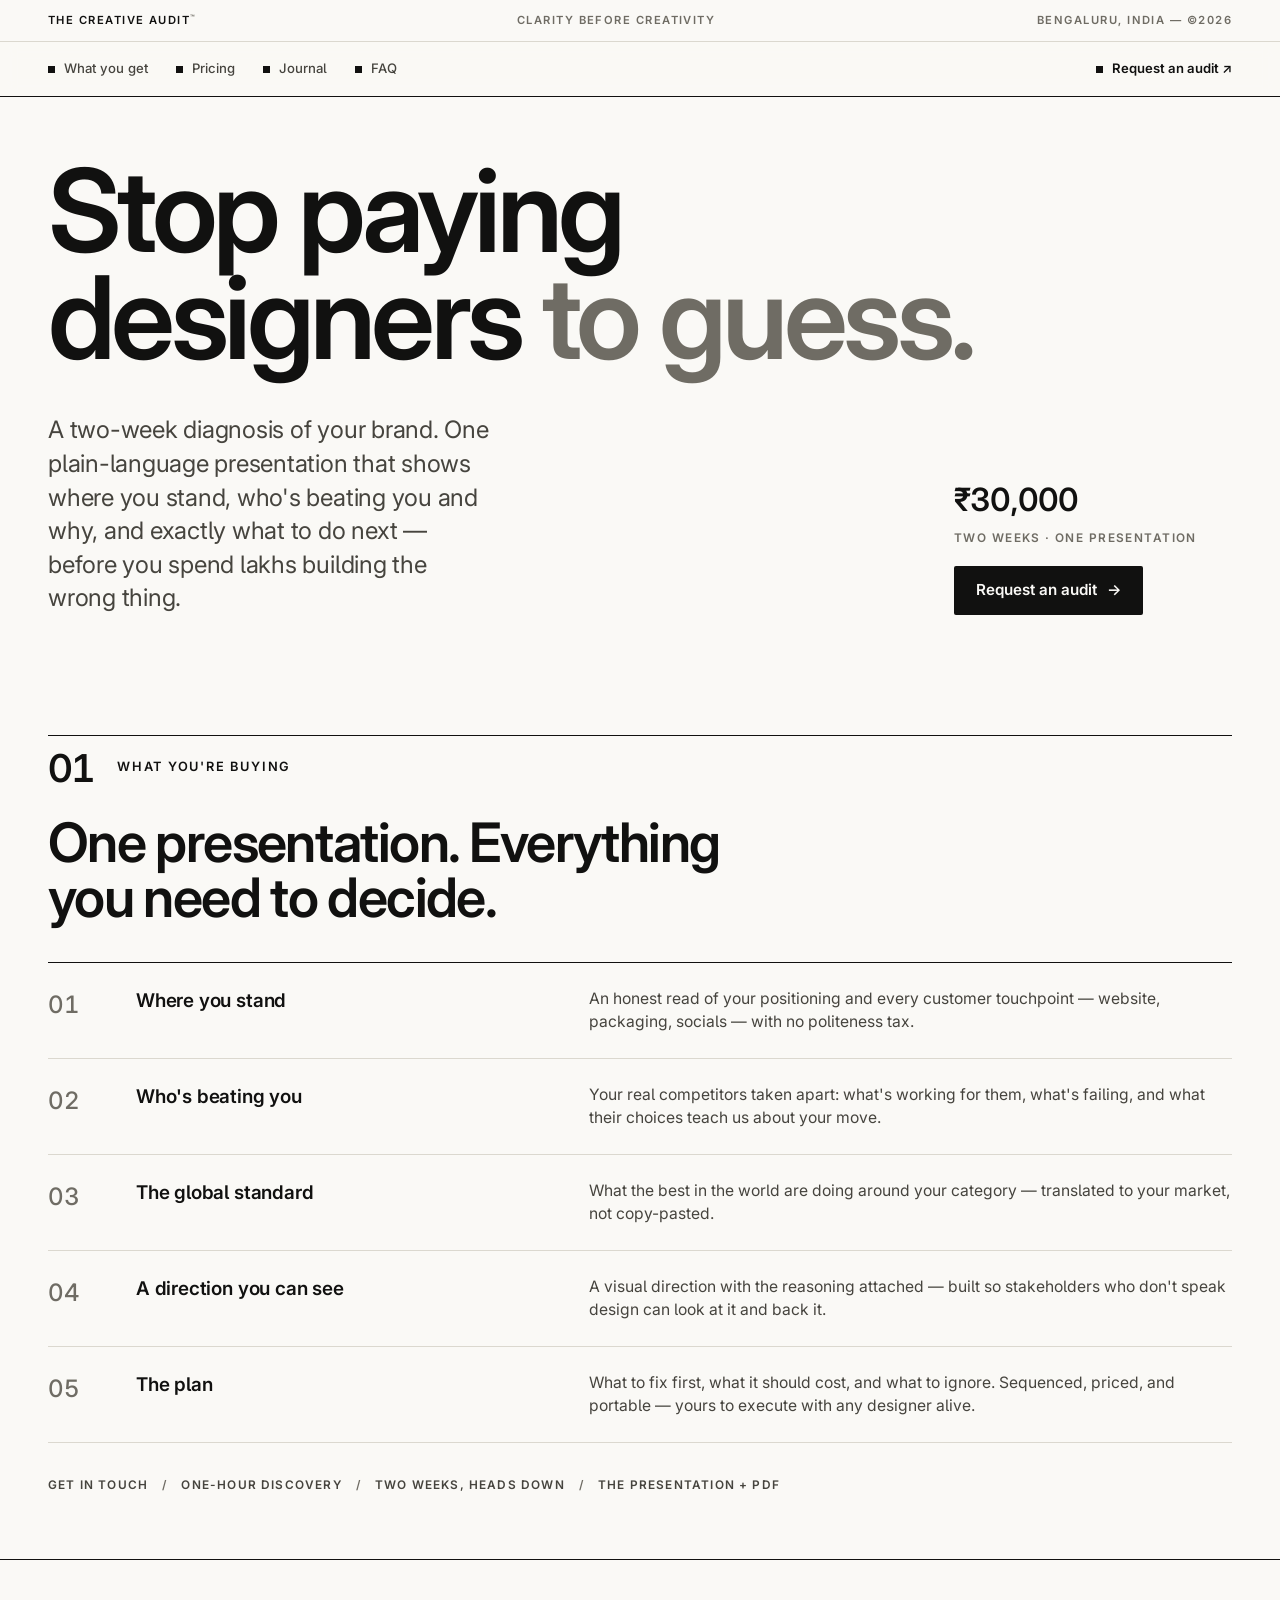
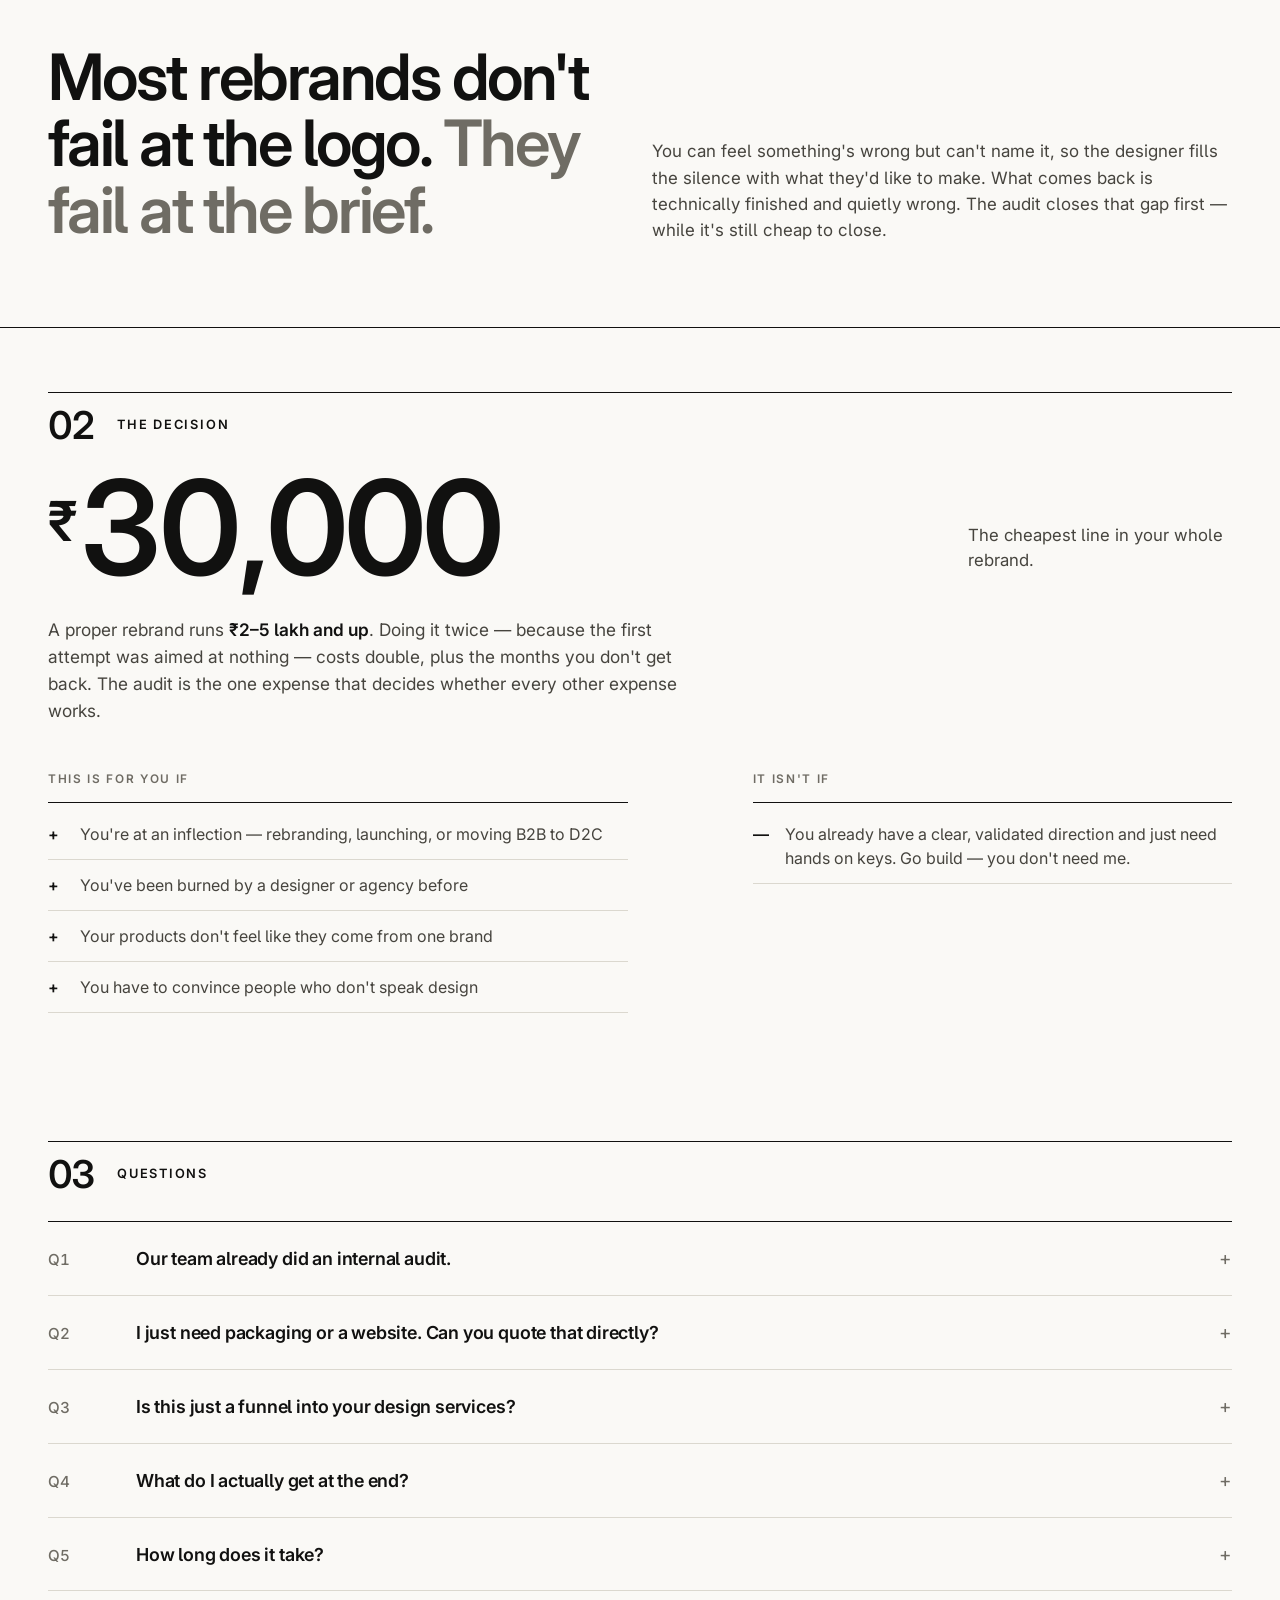
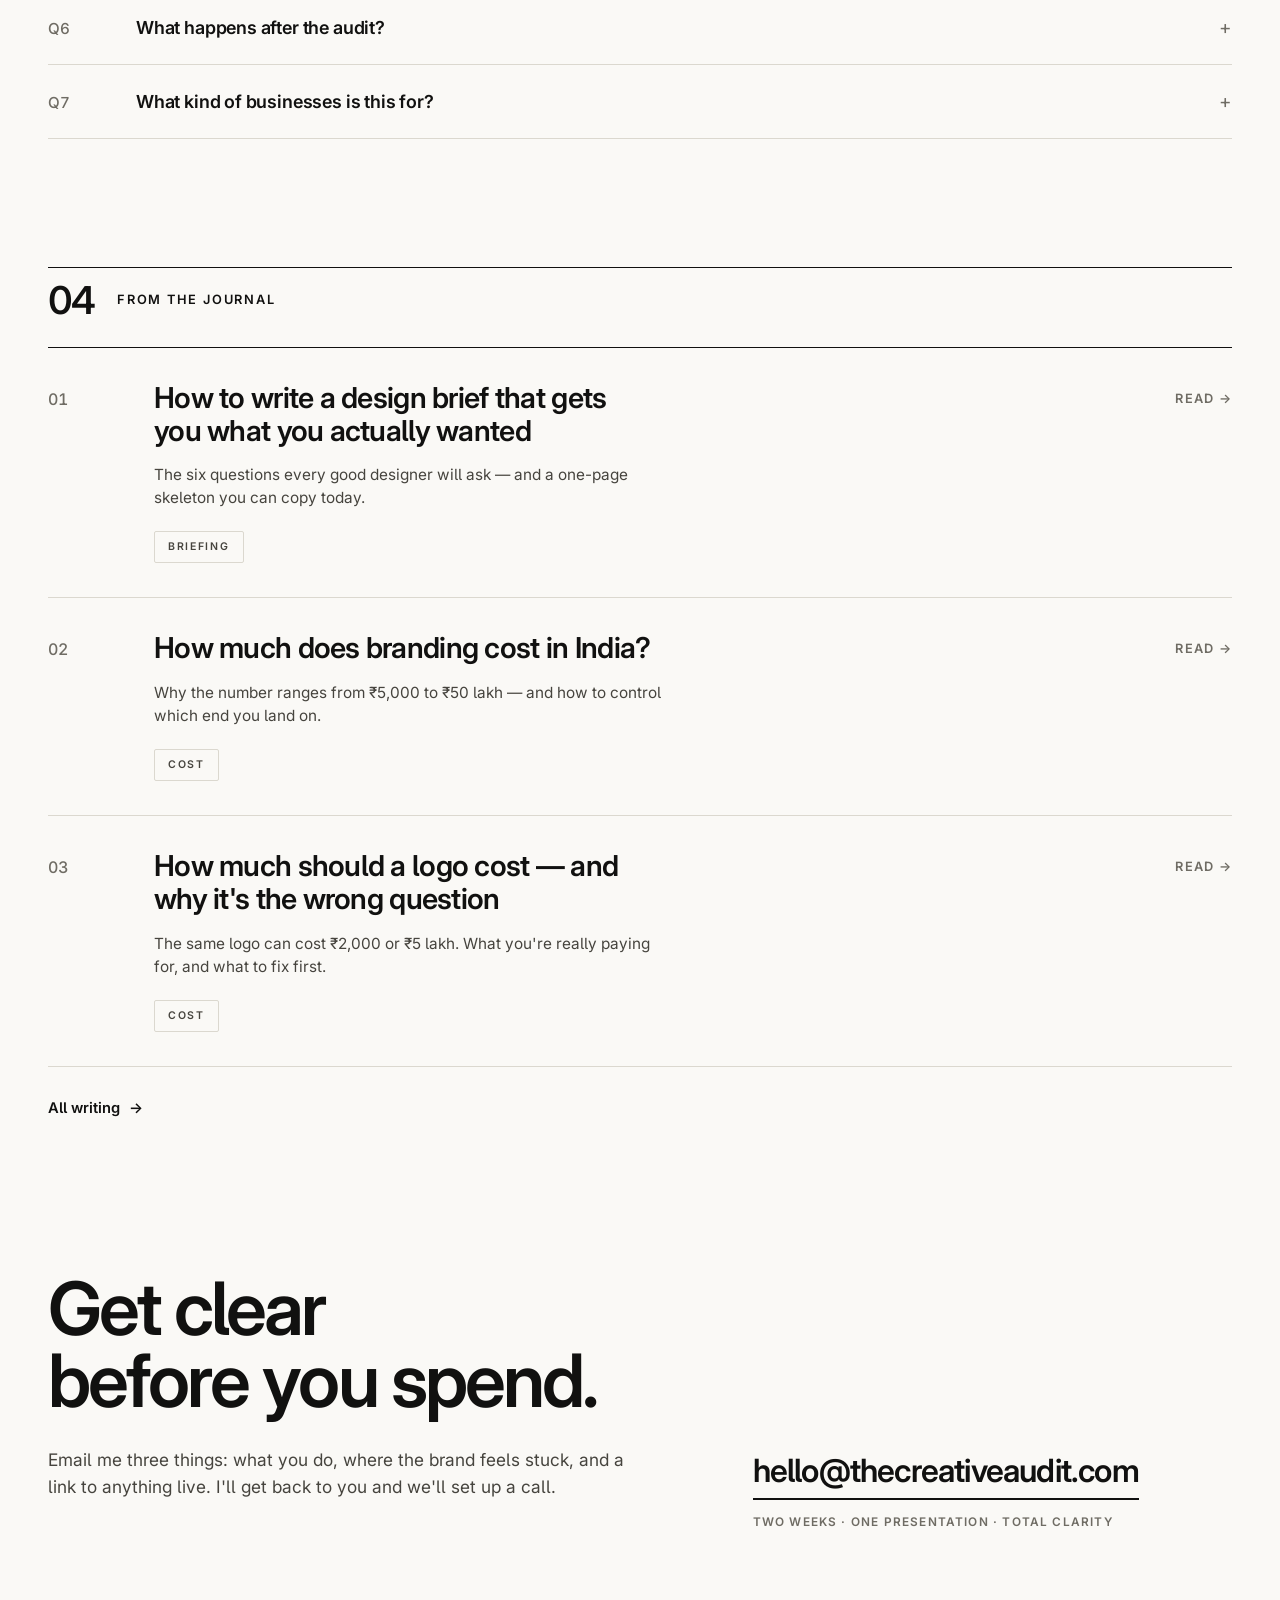
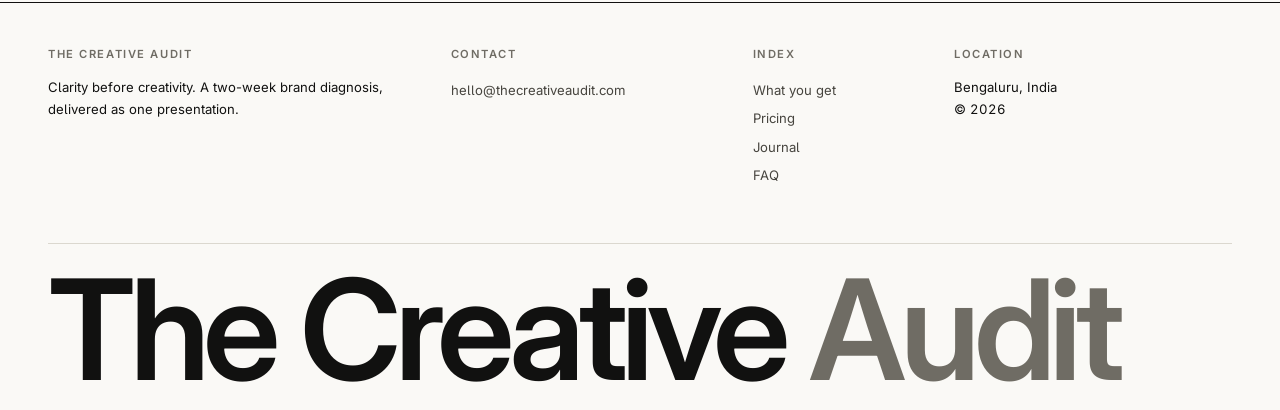
<file: index.html>
<!doctype html>
<html lang="en">
<head>
<meta charset="utf-8">
<meta name="viewport" content="width=device-width, initial-scale=1">
<link rel="icon" href="favicon.svg">
<title>The Creative Audit — Clarity before creativity</title>
<meta name="description" content="A two-week diagnosis of your brand: positioning, competition, and a plan you can take to any designer. One presentation. ₹30,000.">
<link rel="canonical" href="https://thecreativeaudit.com/">
<meta name="theme-color" content="#FAF9F6">
<meta property="og:type" content="website">
<meta property="og:site_name" content="The Creative Audit">
<meta property="og:title" content="The Creative Audit — Clarity before creativity">
<meta property="og:description" content="A two-week diagnosis of your brand: positioning, competition, and a plan you can take to any designer. One presentation. ₹30,000.">
<meta property="og:url" content="https://thecreativeaudit.com/">
<meta name="twitter:card" content="summary">
<script>document.documentElement.classList.add('js')</script>
<link rel="preconnect" href="https://fonts.googleapis.com">
<link rel="preconnect" href="https://fonts.gstatic.com" crossorigin>
<link href="https://fonts.googleapis.com/css2?family=Inter:wght@400;500;600;700&display=swap" rel="stylesheet">
<link rel="stylesheet" href="styles.css">
</head>
<body>

<div class="wrap">
  <div class="estrip">
    <div class="c"><span><a href="index.html">The Creative Audit</a><sup>™</sup></span></div>
    <div class="c mid"><span>Clarity before creativity</span></div>
    <div class="c end"><span class="num">Bengaluru, India — ©2026</span></div>
  </div>
</div>
<header class="nav">
  <div class="wrap">
    <nav class="navb">
      <a class="x" href="index.html#what">What you get</a>
      <a class="x" href="index.html#decision">Pricing</a>
      <a class="x" href="journal.html">Journal</a>
      <a class="x" href="index.html#faq">FAQ</a>
      <a class="req" href="index.html#apply">Request an audit ↗</a>
    </nav>
  </div>
</header>

<main id="view-landing">

  <section class="hero">
    <div class="wrap">
      <h1 class="rv d1">Stop paying<br>designers <span class="g">to guess.</span></h1>
      <div class="grid hero-meta">
        <p class="hero-lead rv d2">A two-week diagnosis of your brand. One plain-language presentation that shows where you stand, who's beating you and why, and exactly what to do next — before you spend lakhs building the wrong thing.</p>
        <div class="hero-side rv d3">
          <div class="price num">&#8377;30,000<small>Two weeks · One presentation</small></div>
          <a class="cta box" href="#apply">Request an audit <span class="ar">&rarr;</span></a>
        </div>
      </div>
    </div>
  </section>

  <section id="what">
    <div class="wrap">
      <div class="ehead rv"><span class="bignum num">01</span><span class="lab">What you're buying</span></div>
      <h2 class="big rv">One presentation. Everything you need to decide.</h2>
      <div class="idx">
        <div class="item rv"><span class="in num">01</span><h3>Where you stand</h3><p>An honest read of your positioning and every customer touchpoint — website, packaging, socials — with no politeness tax.</p></div>
        <div class="item rv d1"><span class="in num">02</span><h3>Who's beating you</h3><p>Your real competitors taken apart: what's working for them, what's failing, and what their choices teach us about your move.</p></div>
        <div class="item rv d2"><span class="in num">03</span><h3>The global standard</h3><p>What the best in the world are doing around your category — translated to your market, not copy-pasted.</p></div>
        <div class="item rv d3"><span class="in num">04</span><h3>A direction you can see</h3><p>A visual direction with the reasoning attached — built so stakeholders who don't speak design can look at it and back it.</p></div>
        <div class="item rv d4"><span class="in num">05</span><h3>The plan</h3><p>What to fix first, what it should cost, and what to ignore. Sequenced, priced, and portable — yours to execute with any designer alive.</p></div>
      </div>
      <div class="flow rv"><span>Get in touch</span><span class="sep">/</span><span>One-hour discovery</span><span class="sep">/</span><span>Two weeks, heads down</span><span class="sep">/</span><span>The presentation + PDF</span></div>
    </div>
  </section>

  <section class="statement">
    <div class="wrap grid">
      <div class="ql rv"><p class="q">Most rebrands don't fail at the logo. <span class="g">They fail at the brief.</span></p></div>
      <p class="sup rv d1">You can feel something's wrong but can't name it, so the designer fills the silence with what they'd like to make. What comes back is technically finished and quietly wrong. The audit closes that gap first — while it's still cheap to close.</p>
    </div>
  </section>

  <section id="decision">
    <div class="wrap">
      <div class="ehead rv"><span class="bignum num">02</span><span class="lab">The decision</span></div>
      <div class="priceblock rv"><div class="bigprice num"><span class="cur">&#8377;</span>30,000</div><p class="cap">The cheapest line in your whole rebrand.</p></div>
      <p class="anchor rv d1">A proper rebrand runs <b>&#8377;2&ndash;5 lakh and up</b>. Doing it twice — because the first attempt was aimed at nothing — costs double, plus the months you don't get back. The audit is the one expense that decides whether every other expense works.</p>
      <div class="grid fit">
        <div class="col-y rv"><h4>This is for you if</h4><ul>
          <li><span class="mk">+</span><span>You're at an inflection — rebranding, launching, or moving B2B to D2C</span></li>
          <li><span class="mk">+</span><span>You've been burned by a designer or agency before</span></li>
          <li><span class="mk">+</span><span>Your products don't feel like they come from one brand</span></li>
          <li><span class="mk">+</span><span>You have to convince people who don't speak design</span></li>
        </ul></div>
        <div class="col-n rv d1"><h4>It isn't if</h4><ul>
          <li><span class="mk">—</span><span>You already have a clear, validated direction and just need hands on keys. Go build — you don't need me.</span></li>
        </ul></div>
      </div>
    </div>
  </section>

  <section id="faq">
    <div class="wrap">
      <div class="ehead rv"><span class="bignum num">03</span><span class="lab">Questions</span></div>
      <div class="rv">
        <details><summary><span class="qn num">Q1</span><span class="qt">Our team already did an internal audit.</span><span class="pm">+</span></summary><div class="ans">Good — that's the inside-out view: what you have, honestly catalogued. The Creative Audit is the outside-in view: your market, your competitors, the global standard, and a visual direction non-designers can see and approve. One tells you what exists. The other tells you what to do. You need both; you've only done one.</div></details>
        <details><summary><span class="qn num">Q2</span><span class="qt">I just need packaging or a website. Can you quote that directly?</span><span class="pm">+</span></summary><div class="ans">I can — but one redesigned box without a strategy underneath is an orphan. It won't match the rest of your shelf, your team will ask what system it follows, and you'll pay to redo it. If you'd like to pay for the same packaging twice, I'm happy to oblige. The audit exists so you don't have to.</div></details>
        <details><summary><span class="qn num">Q3</span><span class="qt">Is this just a funnel into your design services?</span><span class="pm">+</span></summary><div class="ans">The plan you walk away with is portable by design — it works with any designer, anywhere, and it says so on every page. If you want me to build it, or to place you with a studio I trust, that door is open. But the audit's value stands on its own. That independence is why you can trust the advice.</div></details>
        <details><summary><span class="qn num">Q4</span><span class="qt">What do I actually get at the end?</span><span class="pm">+</span></summary><div class="ans">One plain-language presentation, plus a PDF you can keep and circulate: your positioning, a competitive read, the global standard for your category, a visual direction with the reasoning attached, and a sequenced, priced plan you can hand to any designer.</div></details>
        <details><summary><span class="qn num">Q5</span><span class="qt">How long does it take?</span><span class="pm">+</span></summary><div class="ans">Two weeks from the discovery call to the presentation. Faster if you genuinely need it — but two weeks is enough to do it properly, and not so long that it stalls your momentum.</div></details>
        <details><summary><span class="qn num">Q6</span><span class="qt">What happens after the audit?</span><span class="pm">+</span></summary><div class="ans">You'll have a clear recommendation for next steps — what to fix first, in what order, at what cost. Acting on it with me is optional; the plan is yours to take anywhere. Most people come back because they'd rather build with the person who already understands the brief.</div></details>
        <details><summary><span class="qn num">Q7</span><span class="qt">What kind of businesses is this for?</span><span class="pm">+</span></summary><div class="ans">Founder-led brands at an inflection — product, manufacturing, D2C, services. If you make something and your brand no longer fits where the business is going, it fits. If you only need a quick logo and have no appetite for strategy, it doesn't.</div></details>
      </div>
    </div>
  </section>

  <section id="reading">
    <div class="wrap">
      <div class="ehead rv"><span class="bignum num">04</span><span class="lab">From the journal</span></div>
      <div class="rv">
        <a class="jrow" href="journal/how-to-write-a-design-brief.html"><span class="jn num">01</span><span><span class="jt">How to write a design brief that gets you what you actually wanted</span><span class="jd">The six questions every good designer will ask — and a one-page skeleton you can copy today.</span><span class="jc">Briefing</span></span><span class="go">Read &rarr;</span></a>
        <a class="jrow" href="journal/how-much-does-branding-cost-india.html"><span class="jn num">02</span><span><span class="jt">How much does branding cost in India?</span><span class="jd">Why the number ranges from ₹5,000 to ₹50 lakh — and how to control which end you land on.</span><span class="jc">Cost</span></span><span class="go">Read &rarr;</span></a>
        <a class="jrow" href="journal/how-much-should-a-logo-cost.html"><span class="jn num">03</span><span><span class="jt">How much should a logo cost — and why it's the wrong question</span><span class="jd">The same logo can cost ₹2,000 or ₹5 lakh. What you're really paying for, and what to fix first.</span><span class="jc">Cost</span></span><span class="go">Read &rarr;</span></a>
      </div>
      <a class="allwriting" href="journal.html">All writing <span class="ar">&rarr;</span></a>
    </div>
  </section>

  <section class="endcta" id="apply">
    <div class="wrap">
      <h2 class="rv">Get clear<br>before you spend.</h2>
      <div class="grid">
        <p class="sub rv d1">Email me three things: what you do, where the brand feels stuck, and a link to anything live. I'll get back to you and we'll set up a call.</p>
        <div class="act rv d2"><a class="email" href="mailto:hello@thecreativeaudit.com?subject=Creative%20Audit%20request">hello@thecreativeaudit.com</a><span class="fine">Two weeks · One presentation · Total clarity</span></div>
      </div>
    </div>
  </section>
</main>

<footer>
  <div class="wrap">
    <div class="fcols">
      <div class="fcol fc1"><p class="fh">The Creative Audit</p>Clarity before creativity. A two-week brand diagnosis, delivered as one presentation.</div>
      <div class="fcol fc2"><p class="fh">Contact</p><a href="mailto:hello@thecreativeaudit.com">hello@thecreativeaudit.com</a></div>
      <div class="fcol fc3"><p class="fh">Index</p><a href="index.html#what">What you get</a><br><a href="index.html#decision">Pricing</a><br><a href="journal.html">Journal</a><br><a href="index.html#faq">FAQ</a></div>
      <div class="fcol fc4"><p class="fh">Location</p>Bengaluru, India<br><span class="num">© 2026</span></div>
    </div>
    <div class="wordmark tight">The Creative&nbsp;<span class="om">Audit</span></div>
  </div>
</footer>

<script>
(function(){
  var els = document.querySelectorAll('.rv');
  function showAll(){ for (var i=0;i<els.length;i++){ els[i].classList.add('in'); } }
  if (!('IntersectionObserver' in window)) { showAll(); return; }
  try {
    var io = new IntersectionObserver(function(entries){
      entries.forEach(function(e){
        if (e.isIntersecting) { e.target.classList.add('in'); io.unobserve(e.target); }
      });
    }, { threshold: 0.12, rootMargin: '0px 0px -4% 0px' });
    els.forEach(function(el){ io.observe(el); });
  } catch (err) { showAll(); }
})();
</script>
</body>
</html>
</file>
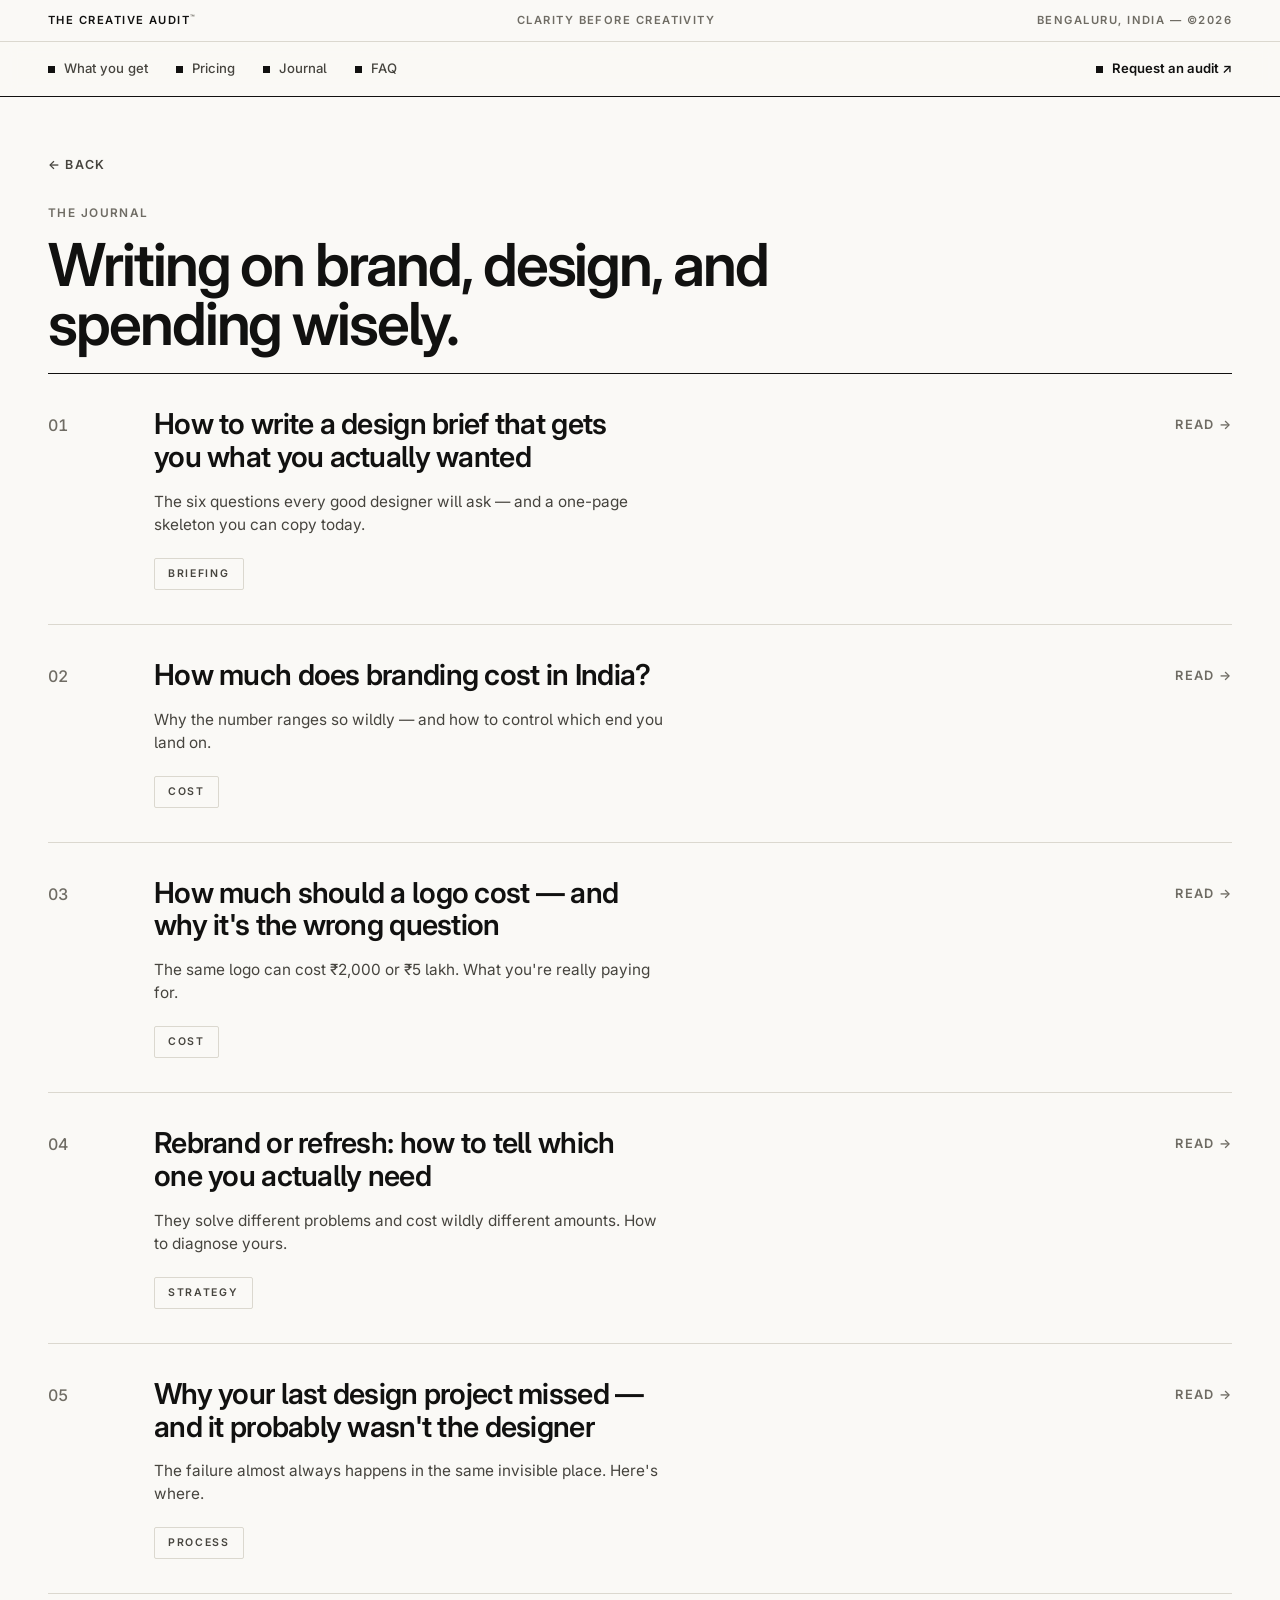
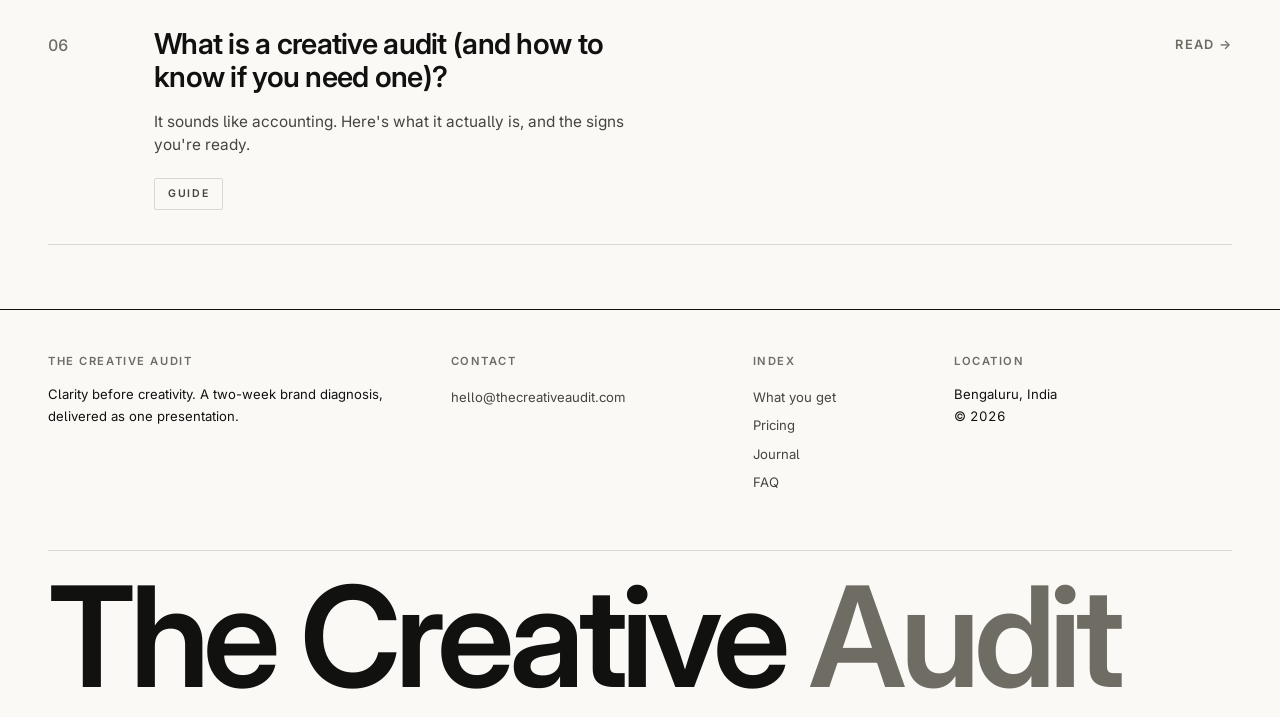
<file: journal.html>
<!doctype html>
<html lang="en">
<head>
<meta charset="utf-8">
<meta name="viewport" content="width=device-width, initial-scale=1">
<link rel="icon" href="favicon.svg">
<title>The Journal — Writing on brand, design & spending wisely | The Creative Audit</title>
<meta name="description" content="Essays on brand strategy, design briefs, and what branding actually costs in India — practical reading from The Creative Audit.">
<link rel="canonical" href="https://thecreativeaudit.com/journal.html">
<meta name="theme-color" content="#FAF9F6">
<meta property="og:type" content="website">
<meta property="og:site_name" content="The Creative Audit">
<meta property="og:title" content="The Journal — The Creative Audit">
<meta property="og:description" content="Essays on brand strategy, design briefs, and what branding actually costs in India — practical reading from The Creative Audit.">
<meta property="og:url" content="https://thecreativeaudit.com/journal.html">
<meta name="twitter:card" content="summary">
<script>document.documentElement.classList.add('js')</script>
<link rel="preconnect" href="https://fonts.googleapis.com">
<link rel="preconnect" href="https://fonts.gstatic.com" crossorigin>
<link href="https://fonts.googleapis.com/css2?family=Inter:wght@400;500;600;700&display=swap" rel="stylesheet">
<link rel="stylesheet" href="styles.css">
</head>
<body>

<div class="wrap">
  <div class="estrip">
    <div class="c"><span><a href="index.html">The Creative Audit</a><sup>™</sup></span></div>
    <div class="c mid"><span>Clarity before creativity</span></div>
    <div class="c end"><span class="num">Bengaluru, India — ©2026</span></div>
  </div>
</div>
<header class="nav">
  <div class="wrap">
    <nav class="navb">
      <a class="x" href="index.html#what">What you get</a>
      <a class="x" href="index.html#decision">Pricing</a>
      <a class="x" href="journal.html">Journal</a>
      <a class="x" href="index.html#faq">FAQ</a>
      <a class="req" href="index.html#apply">Request an audit ↗</a>
    </nav>
  </div>
</header>

<main id="view-journal">
  <section class="post">
    <div class="wrap">
      <a class="backlink" href="index.html">&larr; Back</a>
      <div class="post-kick" style="margin-top:30px">The Journal</div>
      <h1 style="max-width:24ch">Writing on brand, design, and spending wisely.</h1>
    </div>
  </section>
  <section style="padding-top:0">
    <div class="wrap">
      <a class="jrow" href="journal/how-to-write-a-design-brief.html"><span class="jn num">01</span><span><span class="jt">How to write a design brief that gets you what you actually wanted</span><span class="jd">The six questions every good designer will ask — and a one-page skeleton you can copy today.</span><span class="jc">Briefing</span></span><span class="go">Read &rarr;</span></a>
      <a class="jrow" href="journal/how-much-does-branding-cost-india.html"><span class="jn num">02</span><span><span class="jt">How much does branding cost in India?</span><span class="jd">Why the number ranges so wildly — and how to control which end you land on.</span><span class="jc">Cost</span></span><span class="go">Read &rarr;</span></a>
      <a class="jrow" href="journal/how-much-should-a-logo-cost.html"><span class="jn num">03</span><span><span class="jt">How much should a logo cost — and why it's the wrong question</span><span class="jd">The same logo can cost ₹2,000 or ₹5 lakh. What you're really paying for.</span><span class="jc">Cost</span></span><span class="go">Read &rarr;</span></a>
      <a class="jrow" href="journal/rebrand-or-refresh.html"><span class="jn num">04</span><span><span class="jt">Rebrand or refresh: how to tell which one you actually need</span><span class="jd">They solve different problems and cost wildly different amounts. How to diagnose yours.</span><span class="jc">Strategy</span></span><span class="go">Read &rarr;</span></a>
      <a class="jrow" href="journal/why-your-design-project-missed.html"><span class="jn num">05</span><span><span class="jt">Why your last design project missed — and it probably wasn't the designer</span><span class="jd">The failure almost always happens in the same invisible place. Here's where.</span><span class="jc">Process</span></span><span class="go">Read &rarr;</span></a>
      <a class="jrow" href="journal/what-is-a-creative-audit.html"><span class="jn num">06</span><span><span class="jt">What is a creative audit (and how to know if you need one)?</span><span class="jd">It sounds like accounting. Here's what it actually is, and the signs you're ready.</span><span class="jc">Guide</span></span><span class="go">Read &rarr;</span></a>
    </div>
  </section>
</main>

<footer>
  <div class="wrap">
    <div class="fcols">
      <div class="fcol fc1"><p class="fh">The Creative Audit</p>Clarity before creativity. A two-week brand diagnosis, delivered as one presentation.</div>
      <div class="fcol fc2"><p class="fh">Contact</p><a href="mailto:hello@thecreativeaudit.com">hello@thecreativeaudit.com</a></div>
      <div class="fcol fc3"><p class="fh">Index</p><a href="index.html#what">What you get</a><br><a href="index.html#decision">Pricing</a><br><a href="journal.html">Journal</a><br><a href="index.html#faq">FAQ</a></div>
      <div class="fcol fc4"><p class="fh">Location</p>Bengaluru, India<br><span class="num">© 2026</span></div>
    </div>
    <div class="wordmark tight">The Creative&nbsp;<span class="om">Audit</span></div>
  </div>
</footer>

<script>
(function(){
  var els = document.querySelectorAll('.rv');
  function showAll(){ for (var i=0;i<els.length;i++){ els[i].classList.add('in'); } }
  if (!('IntersectionObserver' in window)) { showAll(); return; }
  try {
    var io = new IntersectionObserver(function(entries){
      entries.forEach(function(e){
        if (e.isIntersecting) { e.target.classList.add('in'); io.unobserve(e.target); }
      });
    }, { threshold: 0.12, rootMargin: '0px 0px -4% 0px' });
    els.forEach(function(el){ io.observe(el); });
  } catch (err) { showAll(); }
})();
</script>
</body>
</html>
</file>
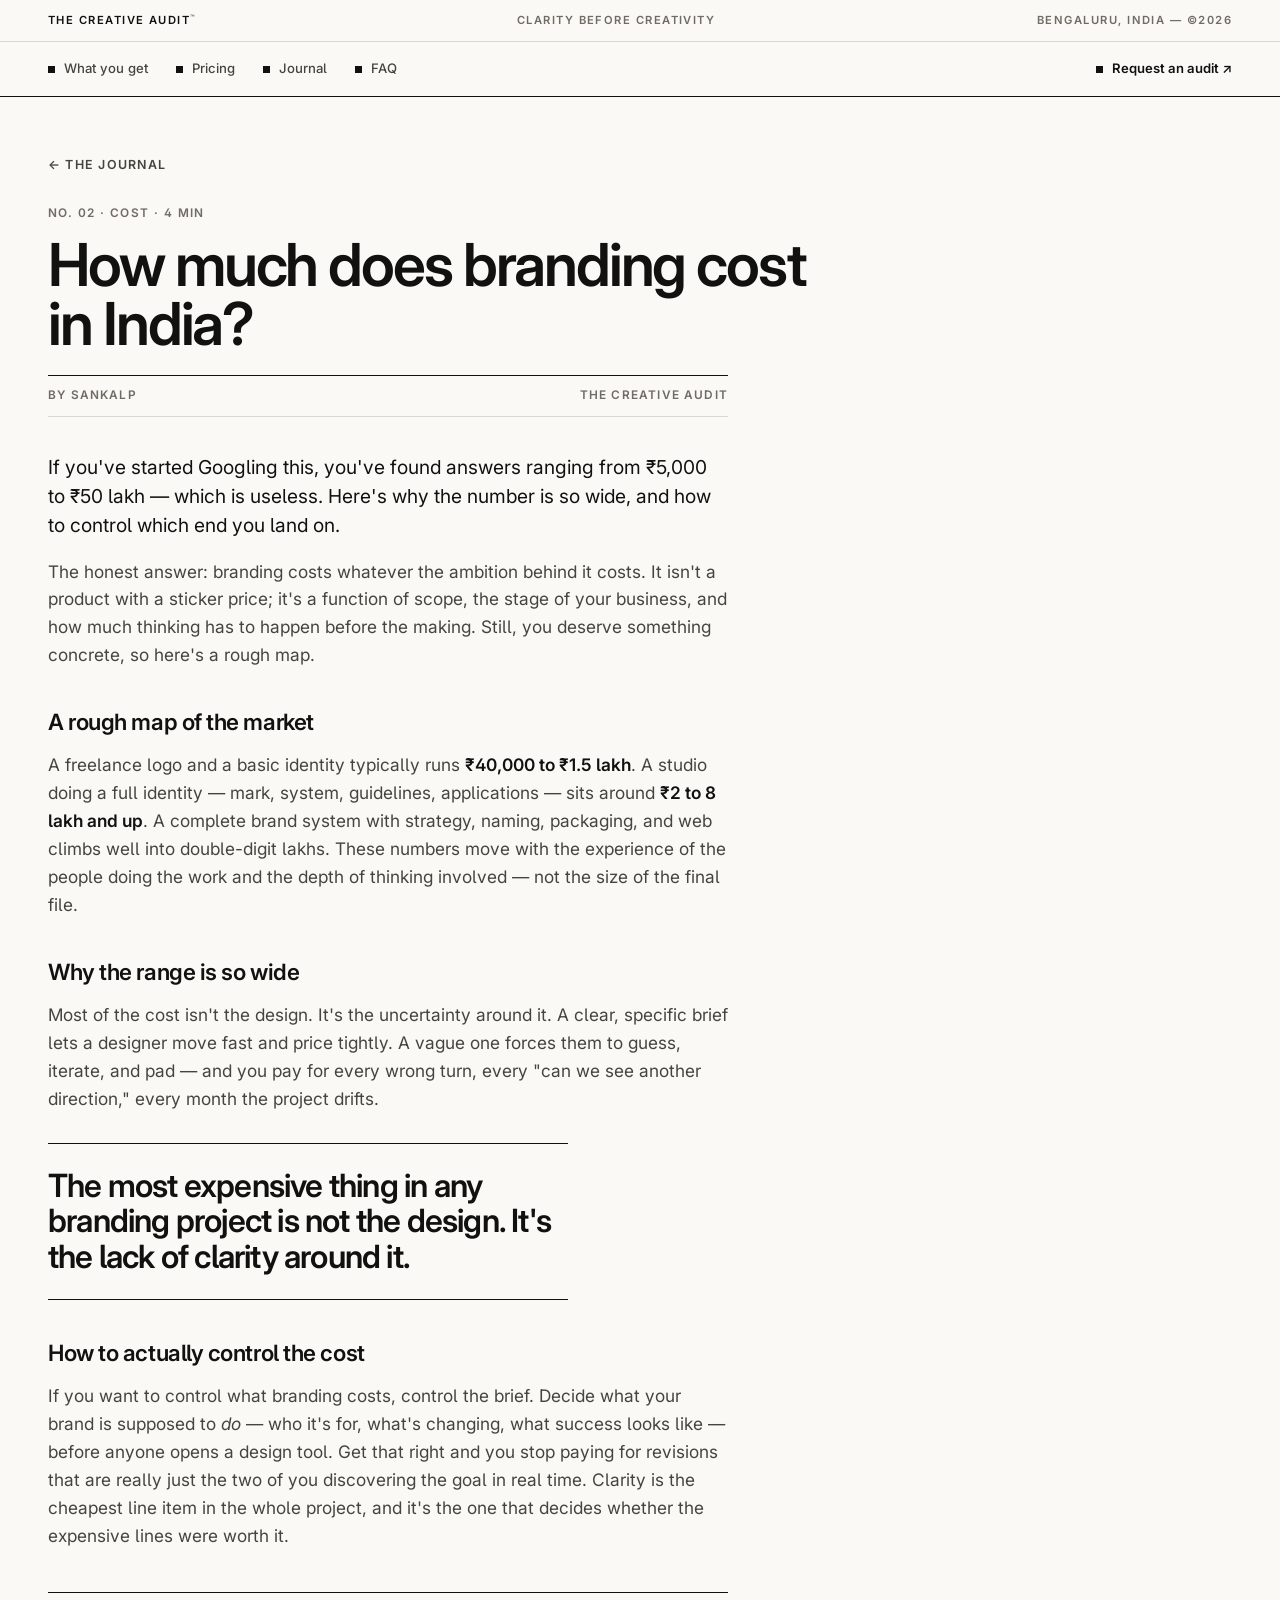
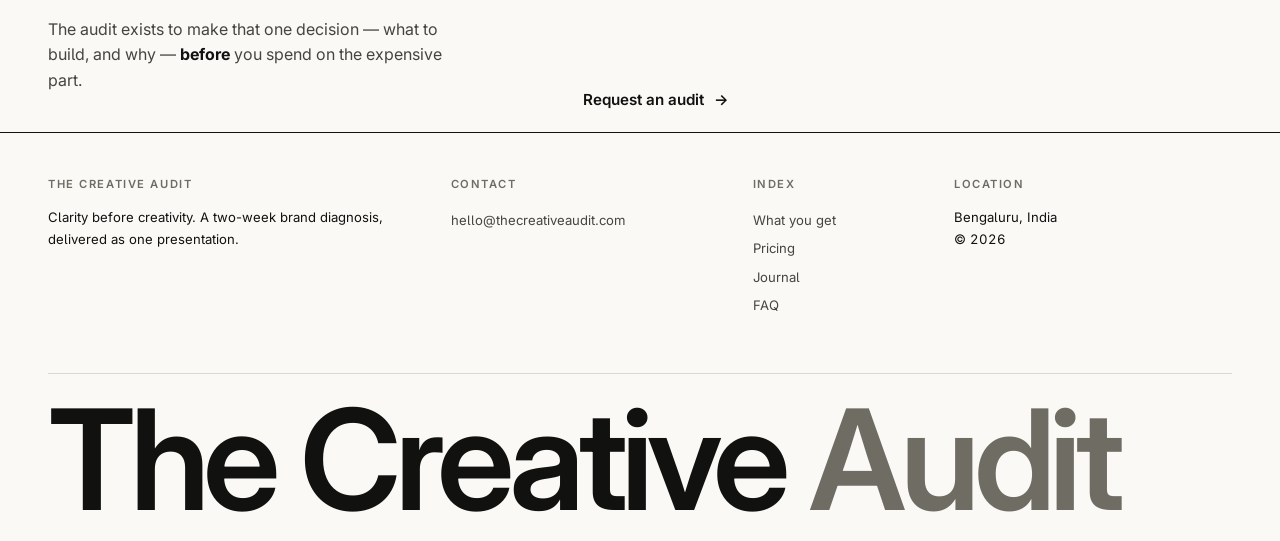
<file: journal/how-much-does-branding-cost-india.html>
<!doctype html>
<html lang="en">
<head>
<meta charset="utf-8">
<meta name="viewport" content="width=device-width, initial-scale=1">
<link rel="icon" href="../favicon.svg">
<title>How much does branding cost in India? — The Creative Audit</title>
<meta name="description" content="Why branding quotes in India range from ₹5,000 to ₹50 lakh — and how to control which end of that range you land on.">
<link rel="canonical" href="https://thecreativeaudit.com/journal/how-much-does-branding-cost-india.html">
<meta name="theme-color" content="#FAF9F6">
<meta property="og:type" content="article">
<meta property="og:site_name" content="The Creative Audit">
<meta property="og:title" content="How much does branding cost in India?">
<meta property="og:description" content="Why the number ranges from ₹5,000 to ₹50 lakh — and how to control which end you land on.">
<meta property="og:url" content="https://thecreativeaudit.com/journal/how-much-does-branding-cost-india.html">
<meta name="twitter:card" content="summary">
<script>document.documentElement.classList.add('js')</script>
<link rel="preconnect" href="https://fonts.googleapis.com">
<link rel="preconnect" href="https://fonts.gstatic.com" crossorigin>
<link href="https://fonts.googleapis.com/css2?family=Inter:wght@400;500;600;700&display=swap" rel="stylesheet">
<link rel="stylesheet" href="../styles.css">
</head>
<body>

<div class="wrap">
  <div class="estrip">
    <div class="c"><span><a href="../index.html">The Creative Audit</a><sup>™</sup></span></div>
    <div class="c mid"><span>Clarity before creativity</span></div>
    <div class="c end"><span class="num">Bengaluru, India — ©2026</span></div>
  </div>
</div>
<header class="nav">
  <div class="wrap">
    <nav class="navb">
      <a class="x" href="../index.html#what">What you get</a>
      <a class="x" href="../index.html#decision">Pricing</a>
      <a class="x" href="../journal.html">Journal</a>
      <a class="x" href="../index.html#faq">FAQ</a>
      <a class="req" href="../index.html#apply">Request an audit ↗</a>
    </nav>
  </div>
</header>

<main>
  <article class="post">
    <div class="wrap">
      <a class="backlink" href="../journal.html">&larr; The Journal</a>
      <div class="post-kick">No. 02 · Cost · 4 min</div>
      <h1>How much does branding cost in India?</h1>
      <div class="byrule"><span>By Sankalp</span><span>The Creative Audit</span></div>
      <div class="prose">
        <p class="lead">If you've started Googling this, you've found answers ranging from ₹5,000 to ₹50 lakh — which is useless. Here's why the number is so wide, and how to control which end you land on.</p>
        <p>The honest answer: branding costs whatever the ambition behind it costs. It isn't a product with a sticker price; it's a function of scope, the stage of your business, and how much thinking has to happen before the making. Still, you deserve something concrete, so here's a rough map.</p>
        <h2>A rough map of the market</h2>
        <p>A freelance logo and a basic identity typically runs <strong>₹40,000 to ₹1.5 lakh</strong>. A studio doing a full identity — mark, system, guidelines, applications — sits around <strong>₹2 to 8 lakh and up</strong>. A complete brand system with strategy, naming, packaging, and web climbs well into double-digit lakhs. These numbers move with the experience of the people doing the work and the depth of thinking involved — not the size of the final file.</p>
        <h2>Why the range is so wide</h2>
        <p>Most of the cost isn't the design. It's the uncertainty around it. A clear, specific brief lets a designer move fast and price tightly. A vague one forces them to guess, iterate, and pad — and you pay for every wrong turn, every "can we see another direction," every month the project drifts.</p>
        <div class="pq">The most expensive thing in any branding project is not the design. It's the lack of clarity around it.</div>
        <h2>How to actually control the cost</h2>
        <p>If you want to control what branding costs, control the brief. Decide what your brand is supposed to <em>do</em> — who it's for, what's changing, what success looks like — before anyone opens a design tool. Get that right and you stop paying for revisions that are really just the two of you discovering the goal in real time. Clarity is the cheapest line item in the whole project, and it's the one that decides whether the expensive lines were worth it.</p>
        <div class="cta-strip"><p>The audit exists to make that one decision — what to build, and why — <b>before</b> you spend on the expensive part.</p><a class="cta" href="../index.html#apply">Request an audit <span class="ar">&rarr;</span></a></div>
      </div>
    </div>
  </article>
</main>

<footer>
  <div class="wrap">
    <div class="fcols">
      <div class="fcol fc1"><p class="fh">The Creative Audit</p>Clarity before creativity. A two-week brand diagnosis, delivered as one presentation.</div>
      <div class="fcol fc2"><p class="fh">Contact</p><a href="mailto:hello@thecreativeaudit.com">hello@thecreativeaudit.com</a></div>
      <div class="fcol fc3"><p class="fh">Index</p><a href="../index.html#what">What you get</a><br><a href="../index.html#decision">Pricing</a><br><a href="../journal.html">Journal</a><br><a href="../index.html#faq">FAQ</a></div>
      <div class="fcol fc4"><p class="fh">Location</p>Bengaluru, India<br><span class="num">© 2026</span></div>
    </div>
    <div class="wordmark tight">The Creative&nbsp;<span class="om">Audit</span></div>
  </div>
</footer>

<script>
(function(){
  var els = document.querySelectorAll('.rv');
  function showAll(){ for (var i=0;i<els.length;i++){ els[i].classList.add('in'); } }
  if (!('IntersectionObserver' in window)) { showAll(); return; }
  try {
    var io = new IntersectionObserver(function(entries){
      entries.forEach(function(e){
        if (e.isIntersecting) { e.target.classList.add('in'); io.unobserve(e.target); }
      });
    }, { threshold: 0.12, rootMargin: '0px 0px -4% 0px' });
    els.forEach(function(el){ io.observe(el); });
  } catch (err) { showAll(); }
})();
</script>
</body>
</html>
</file>
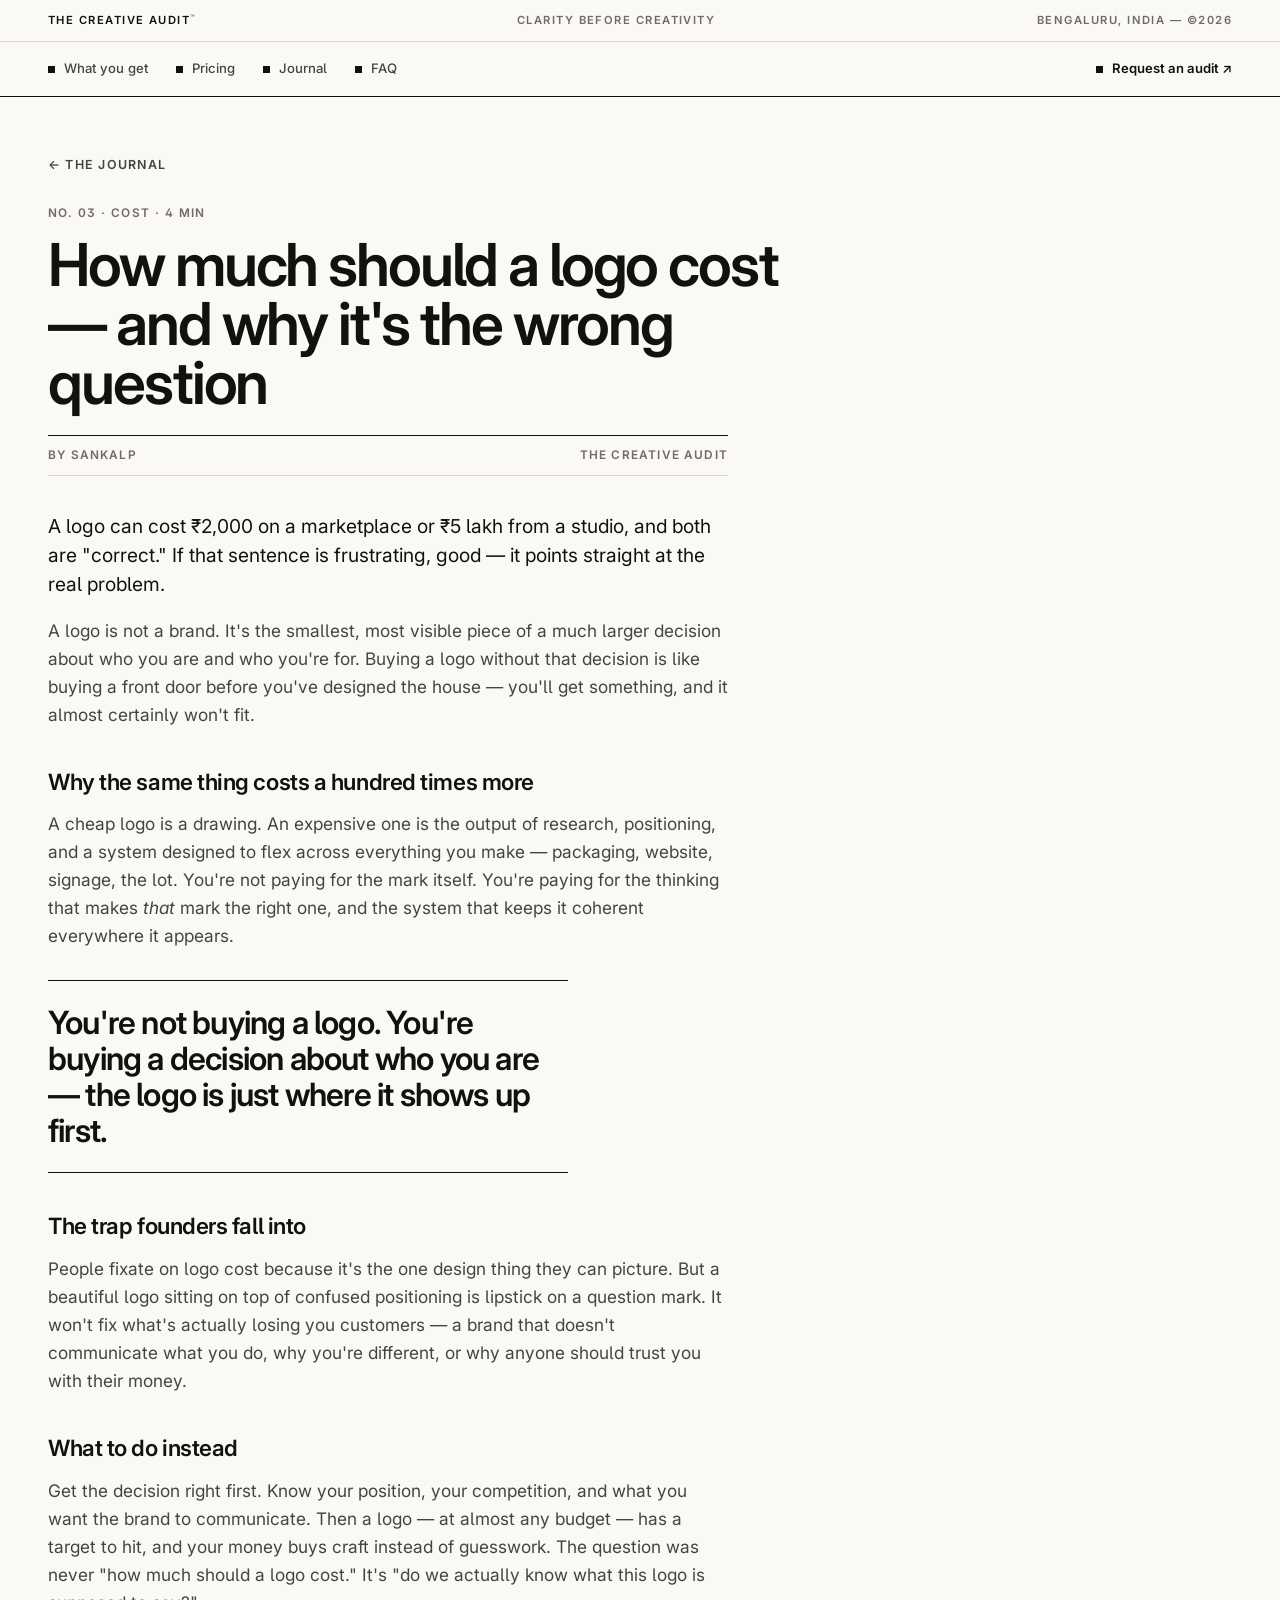
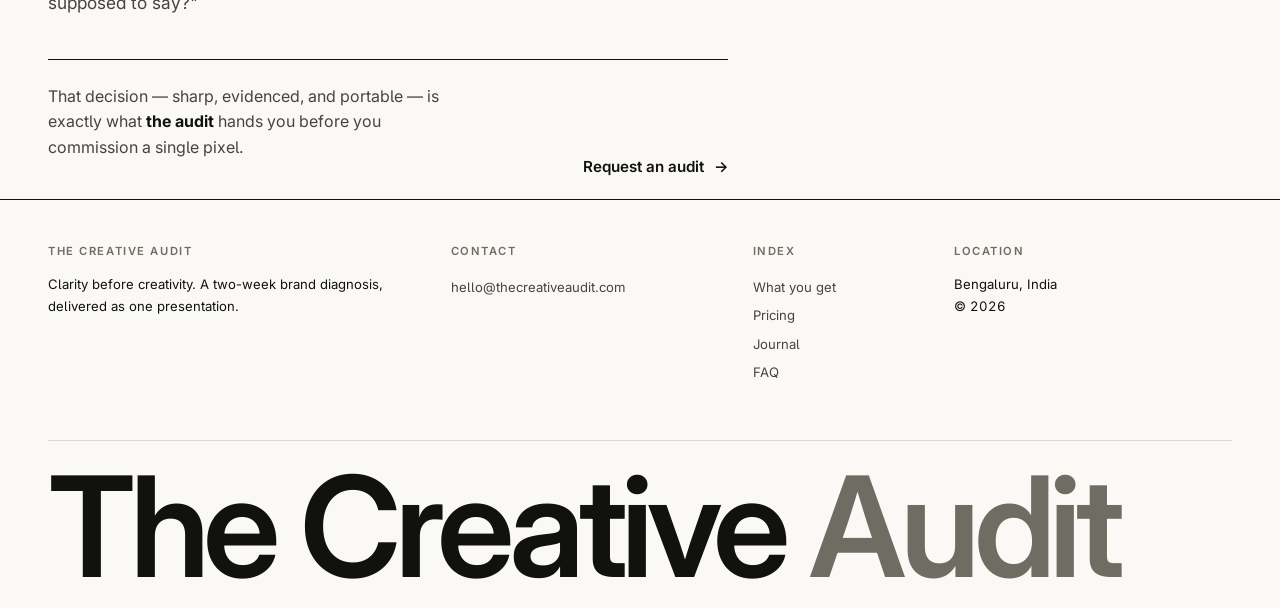
<file: journal/how-much-should-a-logo-cost.html>
<!doctype html>
<html lang="en">
<head>
<meta charset="utf-8">
<meta name="viewport" content="width=device-width, initial-scale=1">
<link rel="icon" href="../favicon.svg">
<title>How much should a logo cost — and why it's the wrong question — The Creative Audit</title>
<meta name="description" content="The same logo can cost ₹2,000 or ₹5 lakh. What you're really paying for, and what to fix before you commission one.">
<link rel="canonical" href="https://thecreativeaudit.com/journal/how-much-should-a-logo-cost.html">
<meta name="theme-color" content="#FAF9F6">
<meta property="og:type" content="article">
<meta property="og:site_name" content="The Creative Audit">
<meta property="og:title" content="How much should a logo cost — and why it's the wrong question">
<meta property="og:description" content="The same logo can cost ₹2,000 or ₹5 lakh. What you're really paying for, and what to fix first.">
<meta property="og:url" content="https://thecreativeaudit.com/journal/how-much-should-a-logo-cost.html">
<meta name="twitter:card" content="summary">
<script>document.documentElement.classList.add('js')</script>
<link rel="preconnect" href="https://fonts.googleapis.com">
<link rel="preconnect" href="https://fonts.gstatic.com" crossorigin>
<link href="https://fonts.googleapis.com/css2?family=Inter:wght@400;500;600;700&display=swap" rel="stylesheet">
<link rel="stylesheet" href="../styles.css">
</head>
<body>

<div class="wrap">
  <div class="estrip">
    <div class="c"><span><a href="../index.html">The Creative Audit</a><sup>™</sup></span></div>
    <div class="c mid"><span>Clarity before creativity</span></div>
    <div class="c end"><span class="num">Bengaluru, India — ©2026</span></div>
  </div>
</div>
<header class="nav">
  <div class="wrap">
    <nav class="navb">
      <a class="x" href="../index.html#what">What you get</a>
      <a class="x" href="../index.html#decision">Pricing</a>
      <a class="x" href="../journal.html">Journal</a>
      <a class="x" href="../index.html#faq">FAQ</a>
      <a class="req" href="../index.html#apply">Request an audit ↗</a>
    </nav>
  </div>
</header>

<main>
  <article class="post">
    <div class="wrap">
      <a class="backlink" href="../journal.html">&larr; The Journal</a>
      <div class="post-kick">No. 03 · Cost · 4 min</div>
      <h1>How much should a logo cost — and why it's the wrong question</h1>
      <div class="byrule"><span>By Sankalp</span><span>The Creative Audit</span></div>
      <div class="prose">
        <p class="lead">A logo can cost ₹2,000 on a marketplace or ₹5 lakh from a studio, and both are "correct." If that sentence is frustrating, good — it points straight at the real problem.</p>
        <p>A logo is not a brand. It's the smallest, most visible piece of a much larger decision about who you are and who you're for. Buying a logo without that decision is like buying a front door before you've designed the house — you'll get something, and it almost certainly won't fit.</p>
        <h2>Why the same thing costs a hundred times more</h2>
        <p>A cheap logo is a drawing. An expensive one is the output of research, positioning, and a system designed to flex across everything you make — packaging, website, signage, the lot. You're not paying for the mark itself. You're paying for the thinking that makes <em>that</em> mark the right one, and the system that keeps it coherent everywhere it appears.</p>
        <div class="pq">You're not buying a logo. You're buying a decision about who you are — the logo is just where it shows up first.</div>
        <h2>The trap founders fall into</h2>
        <p>People fixate on logo cost because it's the one design thing they can picture. But a beautiful logo sitting on top of confused positioning is lipstick on a question mark. It won't fix what's actually losing you customers — a brand that doesn't communicate what you do, why you're different, or why anyone should trust you with their money.</p>
        <h2>What to do instead</h2>
        <p>Get the decision right first. Know your position, your competition, and what you want the brand to communicate. Then a logo — at almost any budget — has a target to hit, and your money buys craft instead of guesswork. The question was never "how much should a logo cost." It's "do we actually know what this logo is supposed to say?"</p>
        <div class="cta-strip"><p>That decision — sharp, evidenced, and portable — is exactly what <b>the audit</b> hands you before you commission a single pixel.</p><a class="cta" href="../index.html#apply">Request an audit <span class="ar">&rarr;</span></a></div>
      </div>
    </div>
  </article>
</main>

<footer>
  <div class="wrap">
    <div class="fcols">
      <div class="fcol fc1"><p class="fh">The Creative Audit</p>Clarity before creativity. A two-week brand diagnosis, delivered as one presentation.</div>
      <div class="fcol fc2"><p class="fh">Contact</p><a href="mailto:hello@thecreativeaudit.com">hello@thecreativeaudit.com</a></div>
      <div class="fcol fc3"><p class="fh">Index</p><a href="../index.html#what">What you get</a><br><a href="../index.html#decision">Pricing</a><br><a href="../journal.html">Journal</a><br><a href="../index.html#faq">FAQ</a></div>
      <div class="fcol fc4"><p class="fh">Location</p>Bengaluru, India<br><span class="num">© 2026</span></div>
    </div>
    <div class="wordmark tight">The Creative&nbsp;<span class="om">Audit</span></div>
  </div>
</footer>

<script>
(function(){
  var els = document.querySelectorAll('.rv');
  function showAll(){ for (var i=0;i<els.length;i++){ els[i].classList.add('in'); } }
  if (!('IntersectionObserver' in window)) { showAll(); return; }
  try {
    var io = new IntersectionObserver(function(entries){
      entries.forEach(function(e){
        if (e.isIntersecting) { e.target.classList.add('in'); io.unobserve(e.target); }
      });
    }, { threshold: 0.12, rootMargin: '0px 0px -4% 0px' });
    els.forEach(function(el){ io.observe(el); });
  } catch (err) { showAll(); }
})();
</script>
</body>
</html>
</file>
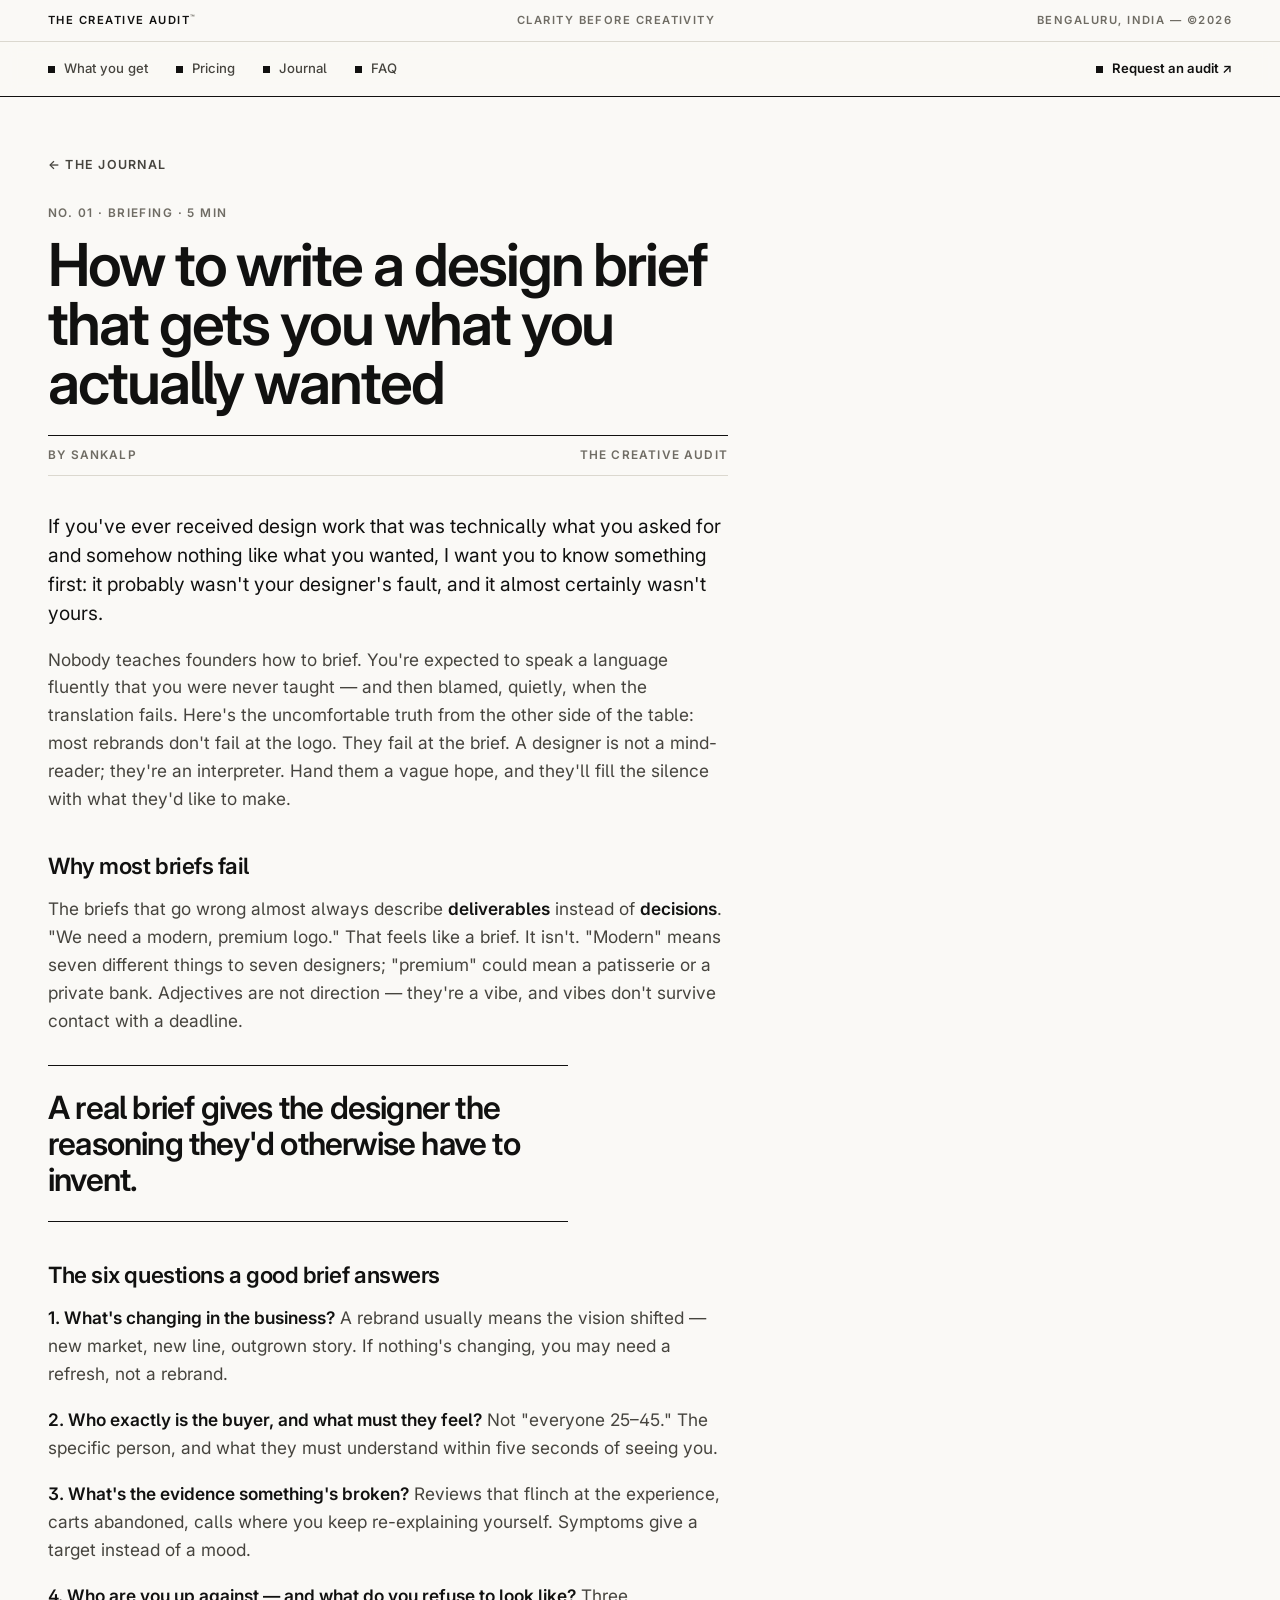
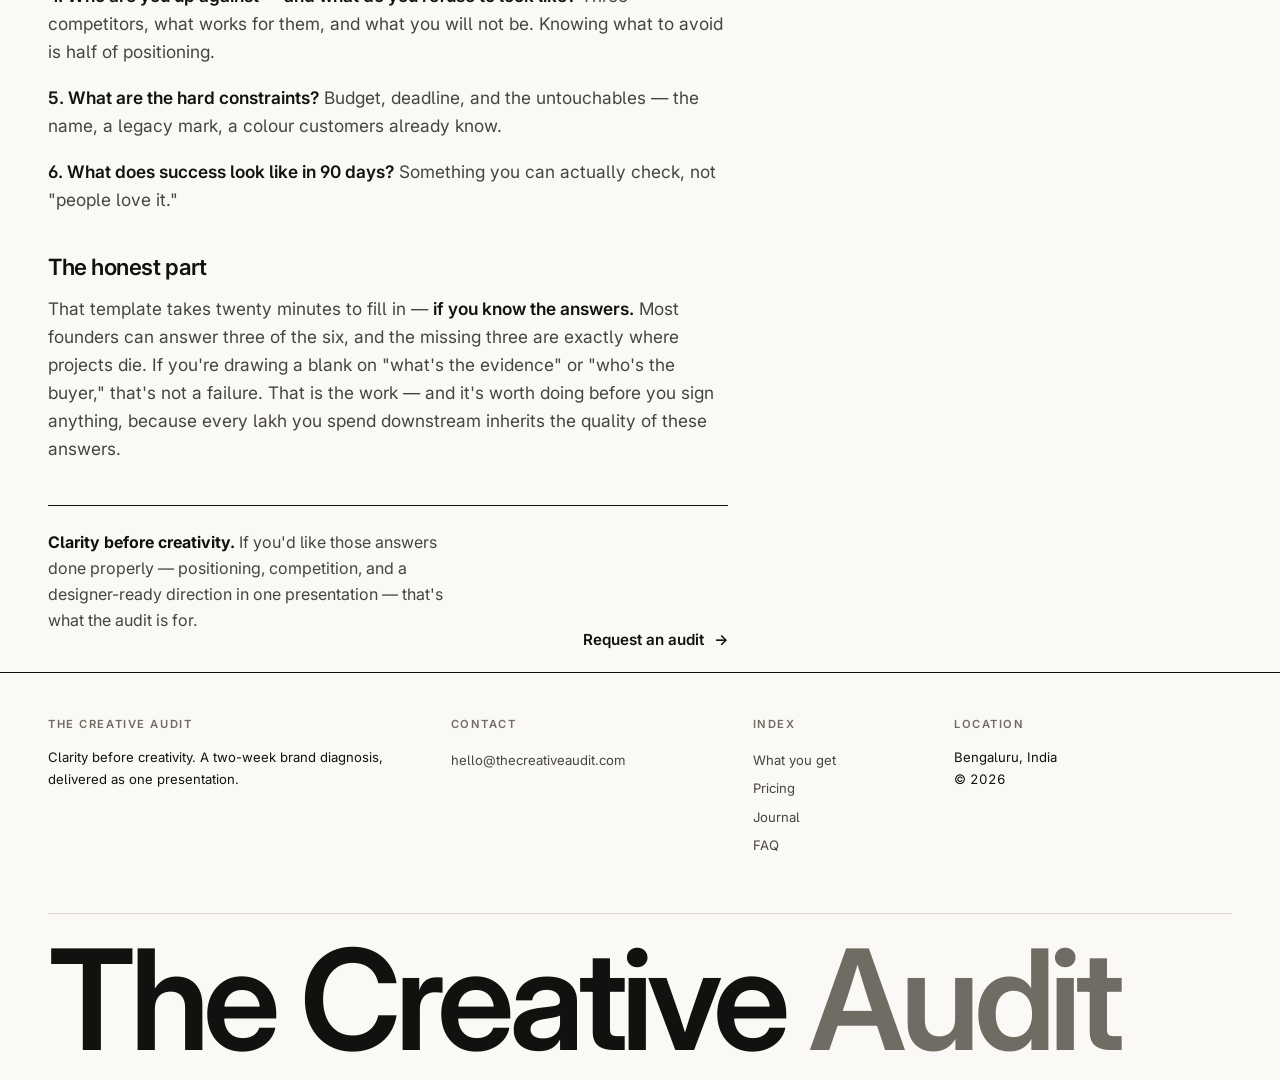
<file: journal/how-to-write-a-design-brief.html>
<!doctype html>
<html lang="en">
<head>
<meta charset="utf-8">
<meta name="viewport" content="width=device-width, initial-scale=1">
<link rel="icon" href="../favicon.svg">
<title>How to write a design brief that gets you what you wanted — The Creative Audit</title>
<meta name="description" content="The six questions every good designer will ask — plus a one-page brief skeleton you can copy today, from The Creative Audit.">
<link rel="canonical" href="https://thecreativeaudit.com/journal/how-to-write-a-design-brief.html">
<meta name="theme-color" content="#FAF9F6">
<meta property="og:type" content="article">
<meta property="og:site_name" content="The Creative Audit">
<meta property="og:title" content="How to write a design brief that gets you what you wanted">
<meta property="og:description" content="The six questions every good designer will ask — plus a one-page brief skeleton you can copy today.">
<meta property="og:url" content="https://thecreativeaudit.com/journal/how-to-write-a-design-brief.html">
<meta name="twitter:card" content="summary">
<script>document.documentElement.classList.add('js')</script>
<link rel="preconnect" href="https://fonts.googleapis.com">
<link rel="preconnect" href="https://fonts.gstatic.com" crossorigin>
<link href="https://fonts.googleapis.com/css2?family=Inter:wght@400;500;600;700&display=swap" rel="stylesheet">
<link rel="stylesheet" href="../styles.css">
</head>
<body>

<div class="wrap">
  <div class="estrip">
    <div class="c"><span><a href="../index.html">The Creative Audit</a><sup>™</sup></span></div>
    <div class="c mid"><span>Clarity before creativity</span></div>
    <div class="c end"><span class="num">Bengaluru, India — ©2026</span></div>
  </div>
</div>
<header class="nav">
  <div class="wrap">
    <nav class="navb">
      <a class="x" href="../index.html#what">What you get</a>
      <a class="x" href="../index.html#decision">Pricing</a>
      <a class="x" href="../journal.html">Journal</a>
      <a class="x" href="../index.html#faq">FAQ</a>
      <a class="req" href="../index.html#apply">Request an audit ↗</a>
    </nav>
  </div>
</header>

<main>
  <article class="post">
    <div class="wrap">
      <a class="backlink" href="../journal.html">&larr; The Journal</a>
      <div class="post-kick">No. 01 · Briefing · 5 min</div>
      <h1>How to write a design brief that gets you what you actually wanted</h1>
      <div class="byrule"><span>By Sankalp</span><span>The Creative Audit</span></div>
      <div class="prose">
        <p class="lead">If you've ever received design work that was technically what you asked for and somehow nothing like what you wanted, I want you to know something first: it probably wasn't your designer's fault, and it almost certainly wasn't yours.</p>
        <p>Nobody teaches founders how to brief. You're expected to speak a language fluently that you were never taught — and then blamed, quietly, when the translation fails. Here's the uncomfortable truth from the other side of the table: most rebrands don't fail at the logo. They fail at the brief. A designer is not a mind-reader; they're an interpreter. Hand them a vague hope, and they'll fill the silence with what they'd like to make.</p>
        <h2>Why most briefs fail</h2>
        <p>The briefs that go wrong almost always describe <strong>deliverables</strong> instead of <strong>decisions</strong>. "We need a modern, premium logo." That feels like a brief. It isn't. "Modern" means seven different things to seven designers; "premium" could mean a patisserie or a private bank. Adjectives are not direction — they're a vibe, and vibes don't survive contact with a deadline.</p>
        <div class="pq">A real brief gives the designer the reasoning they'd otherwise have to invent.</div>
        <h2>The six questions a good brief answers</h2>
        <p><strong>1. What's changing in the business?</strong> A rebrand usually means the vision shifted — new market, new line, outgrown story. If nothing's changing, you may need a refresh, not a rebrand.</p>
        <p><strong>2. Who exactly is the buyer, and what must they feel?</strong> Not "everyone 25–45." The specific person, and what they must understand within five seconds of seeing you.</p>
        <p><strong>3. What's the evidence something's broken?</strong> Reviews that flinch at the experience, carts abandoned, calls where you keep re-explaining yourself. Symptoms give a target instead of a mood.</p>
        <p><strong>4. Who are you up against — and what do you refuse to look like?</strong> Three competitors, what works for them, and what you will not be. Knowing what to avoid is half of positioning.</p>
        <p><strong>5. What are the hard constraints?</strong> Budget, deadline, and the untouchables — the name, a legacy mark, a colour customers already know.</p>
        <p><strong>6. What does success look like in 90 days?</strong> Something you can actually check, not "people love it."</p>
        <h2>The honest part</h2>
        <p>That template takes twenty minutes to fill in — <strong>if you know the answers.</strong> Most founders can answer three of the six, and the missing three are exactly where projects die. If you're drawing a blank on "what's the evidence" or "who's the buyer," that's not a failure. That is the work — and it's worth doing before you sign anything, because every lakh you spend downstream inherits the quality of these answers.</p>
        <div class="cta-strip"><p><b>Clarity before creativity.</b> If you'd like those answers done properly — positioning, competition, and a designer-ready direction in one presentation — that's what the audit is for.</p><a class="cta" href="../index.html#apply">Request an audit <span class="ar">&rarr;</span></a></div>
      </div>
    </div>
  </article>
</main>

<footer>
  <div class="wrap">
    <div class="fcols">
      <div class="fcol fc1"><p class="fh">The Creative Audit</p>Clarity before creativity. A two-week brand diagnosis, delivered as one presentation.</div>
      <div class="fcol fc2"><p class="fh">Contact</p><a href="mailto:hello@thecreativeaudit.com">hello@thecreativeaudit.com</a></div>
      <div class="fcol fc3"><p class="fh">Index</p><a href="../index.html#what">What you get</a><br><a href="../index.html#decision">Pricing</a><br><a href="../journal.html">Journal</a><br><a href="../index.html#faq">FAQ</a></div>
      <div class="fcol fc4"><p class="fh">Location</p>Bengaluru, India<br><span class="num">© 2026</span></div>
    </div>
    <div class="wordmark tight">The Creative&nbsp;<span class="om">Audit</span></div>
  </div>
</footer>

<script>
(function(){
  var els = document.querySelectorAll('.rv');
  function showAll(){ for (var i=0;i<els.length;i++){ els[i].classList.add('in'); } }
  if (!('IntersectionObserver' in window)) { showAll(); return; }
  try {
    var io = new IntersectionObserver(function(entries){
      entries.forEach(function(e){
        if (e.isIntersecting) { e.target.classList.add('in'); io.unobserve(e.target); }
      });
    }, { threshold: 0.12, rootMargin: '0px 0px -4% 0px' });
    els.forEach(function(el){ io.observe(el); });
  } catch (err) { showAll(); }
})();
</script>
</body>
</html>
</file>
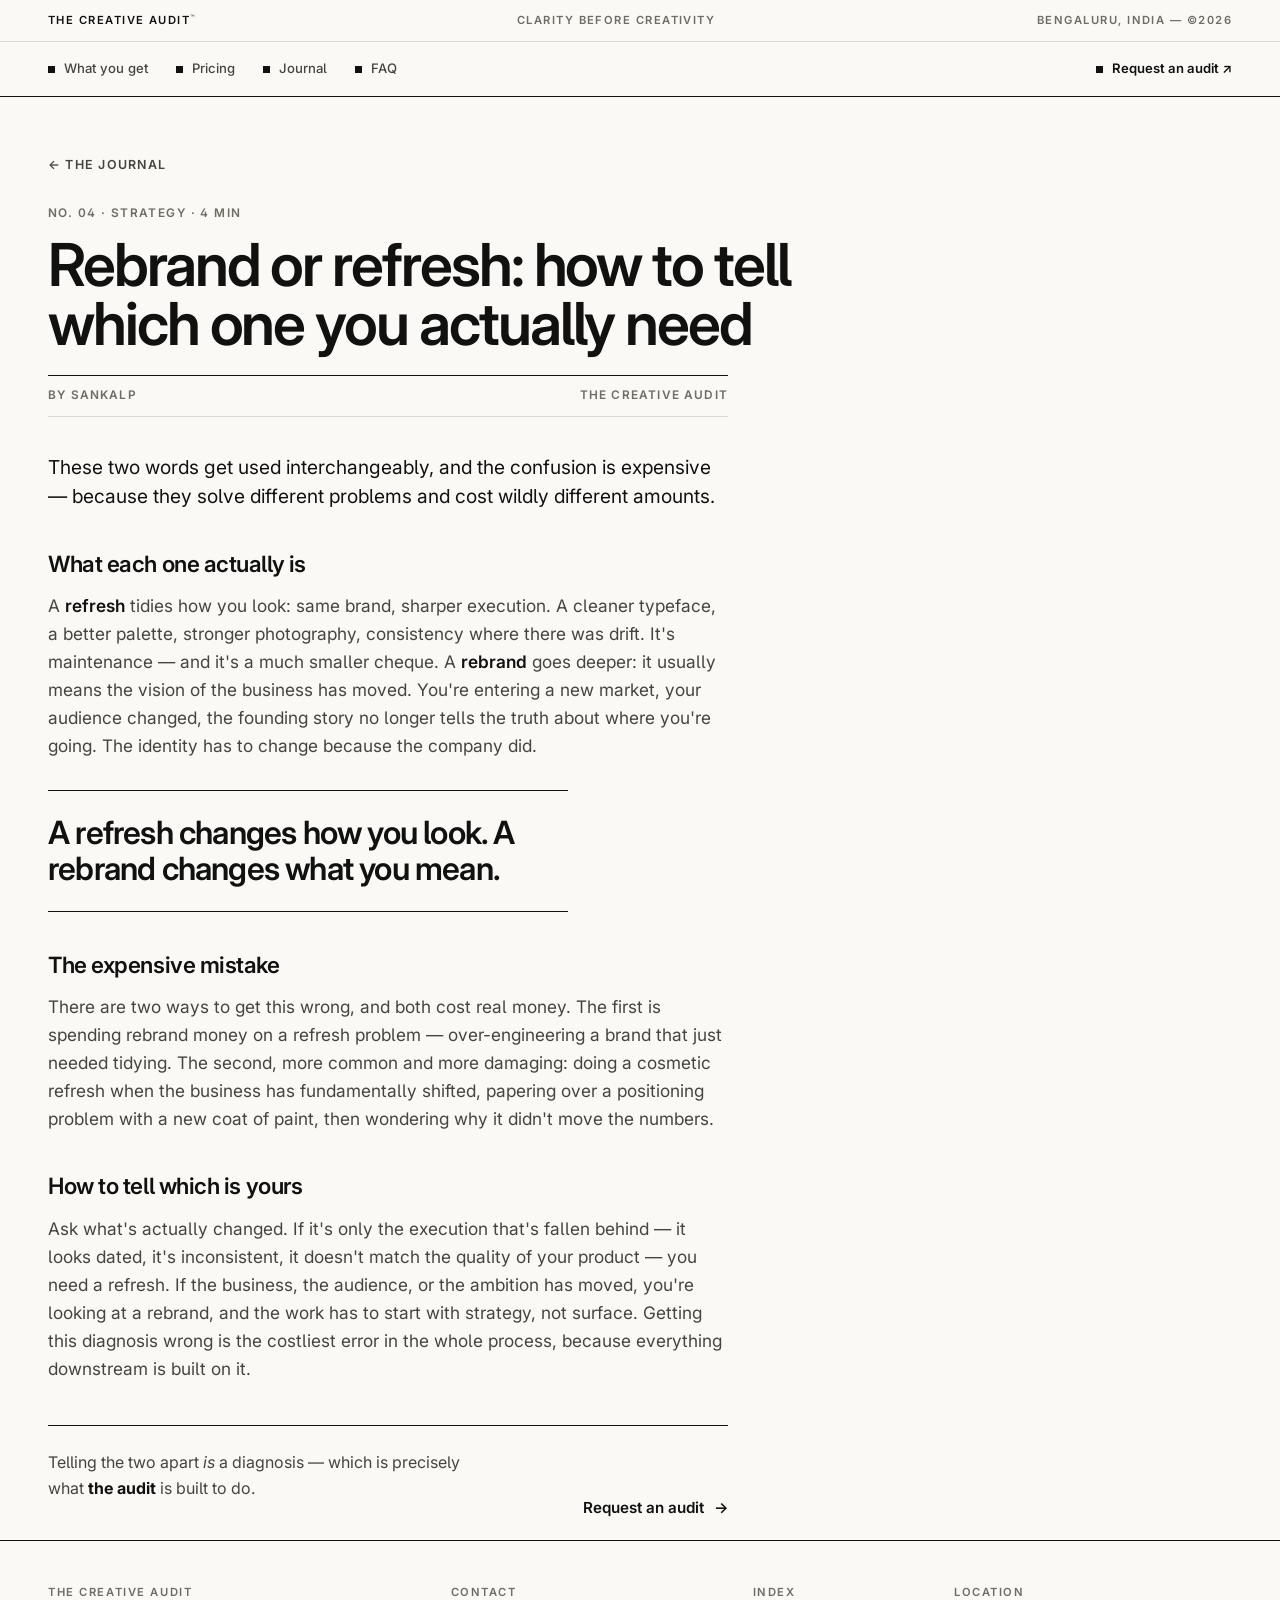
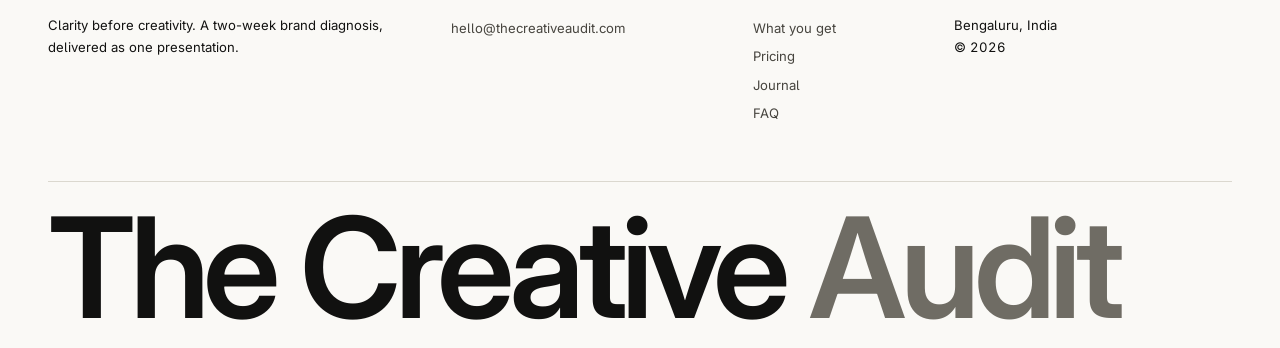
<file: journal/rebrand-or-refresh.html>
<!doctype html>
<html lang="en">
<head>
<meta charset="utf-8">
<meta name="viewport" content="width=device-width, initial-scale=1">
<link rel="icon" href="../favicon.svg">
<title>Rebrand or refresh: which one do you actually need? — The Creative Audit</title>
<meta name="description" content="Rebrand and refresh solve different problems and cost wildly different amounts. How to diagnose which your brand actually needs.">
<link rel="canonical" href="https://thecreativeaudit.com/journal/rebrand-or-refresh.html">
<meta name="theme-color" content="#FAF9F6">
<meta property="og:type" content="article">
<meta property="og:site_name" content="The Creative Audit">
<meta property="og:title" content="Rebrand or refresh: how to tell which one you actually need">
<meta property="og:description" content="They solve different problems and cost wildly different amounts. How to diagnose yours.">
<meta property="og:url" content="https://thecreativeaudit.com/journal/rebrand-or-refresh.html">
<meta name="twitter:card" content="summary">
<script>document.documentElement.classList.add('js')</script>
<link rel="preconnect" href="https://fonts.googleapis.com">
<link rel="preconnect" href="https://fonts.gstatic.com" crossorigin>
<link href="https://fonts.googleapis.com/css2?family=Inter:wght@400;500;600;700&display=swap" rel="stylesheet">
<link rel="stylesheet" href="../styles.css">
</head>
<body>

<div class="wrap">
  <div class="estrip">
    <div class="c"><span><a href="../index.html">The Creative Audit</a><sup>™</sup></span></div>
    <div class="c mid"><span>Clarity before creativity</span></div>
    <div class="c end"><span class="num">Bengaluru, India — ©2026</span></div>
  </div>
</div>
<header class="nav">
  <div class="wrap">
    <nav class="navb">
      <a class="x" href="../index.html#what">What you get</a>
      <a class="x" href="../index.html#decision">Pricing</a>
      <a class="x" href="../journal.html">Journal</a>
      <a class="x" href="../index.html#faq">FAQ</a>
      <a class="req" href="../index.html#apply">Request an audit ↗</a>
    </nav>
  </div>
</header>

<main>
  <article class="post">
    <div class="wrap">
      <a class="backlink" href="../journal.html">&larr; The Journal</a>
      <div class="post-kick">No. 04 · Strategy · 4 min</div>
      <h1>Rebrand or refresh: how to tell which one you actually need</h1>
      <div class="byrule"><span>By Sankalp</span><span>The Creative Audit</span></div>
      <div class="prose">
        <p class="lead">These two words get used interchangeably, and the confusion is expensive — because they solve different problems and cost wildly different amounts.</p>
        <h2>What each one actually is</h2>
        <p>A <strong>refresh</strong> tidies how you look: same brand, sharper execution. A cleaner typeface, a better palette, stronger photography, consistency where there was drift. It's maintenance — and it's a much smaller cheque. A <strong>rebrand</strong> goes deeper: it usually means the vision of the business has moved. You're entering a new market, your audience changed, the founding story no longer tells the truth about where you're going. The identity has to change because the company did.</p>
        <div class="pq">A refresh changes how you look. A rebrand changes what you mean.</div>
        <h2>The expensive mistake</h2>
        <p>There are two ways to get this wrong, and both cost real money. The first is spending rebrand money on a refresh problem — over-engineering a brand that just needed tidying. The second, more common and more damaging: doing a cosmetic refresh when the business has fundamentally shifted, papering over a positioning problem with a new coat of paint, then wondering why it didn't move the numbers.</p>
        <h2>How to tell which is yours</h2>
        <p>Ask what's actually changed. If it's only the execution that's fallen behind — it looks dated, it's inconsistent, it doesn't match the quality of your product — you need a refresh. If the business, the audience, or the ambition has moved, you're looking at a rebrand, and the work has to start with strategy, not surface. Getting this diagnosis wrong is the costliest error in the whole process, because everything downstream is built on it.</p>
        <div class="cta-strip"><p>Telling the two apart <em>is</em> a diagnosis — which is precisely what <b>the audit</b> is built to do.</p><a class="cta" href="../index.html#apply">Request an audit <span class="ar">&rarr;</span></a></div>
      </div>
    </div>
  </article>
</main>

<footer>
  <div class="wrap">
    <div class="fcols">
      <div class="fcol fc1"><p class="fh">The Creative Audit</p>Clarity before creativity. A two-week brand diagnosis, delivered as one presentation.</div>
      <div class="fcol fc2"><p class="fh">Contact</p><a href="mailto:hello@thecreativeaudit.com">hello@thecreativeaudit.com</a></div>
      <div class="fcol fc3"><p class="fh">Index</p><a href="../index.html#what">What you get</a><br><a href="../index.html#decision">Pricing</a><br><a href="../journal.html">Journal</a><br><a href="../index.html#faq">FAQ</a></div>
      <div class="fcol fc4"><p class="fh">Location</p>Bengaluru, India<br><span class="num">© 2026</span></div>
    </div>
    <div class="wordmark tight">The Creative&nbsp;<span class="om">Audit</span></div>
  </div>
</footer>

<script>
(function(){
  var els = document.querySelectorAll('.rv');
  function showAll(){ for (var i=0;i<els.length;i++){ els[i].classList.add('in'); } }
  if (!('IntersectionObserver' in window)) { showAll(); return; }
  try {
    var io = new IntersectionObserver(function(entries){
      entries.forEach(function(e){
        if (e.isIntersecting) { e.target.classList.add('in'); io.unobserve(e.target); }
      });
    }, { threshold: 0.12, rootMargin: '0px 0px -4% 0px' });
    els.forEach(function(el){ io.observe(el); });
  } catch (err) { showAll(); }
})();
</script>
</body>
</html>
</file>
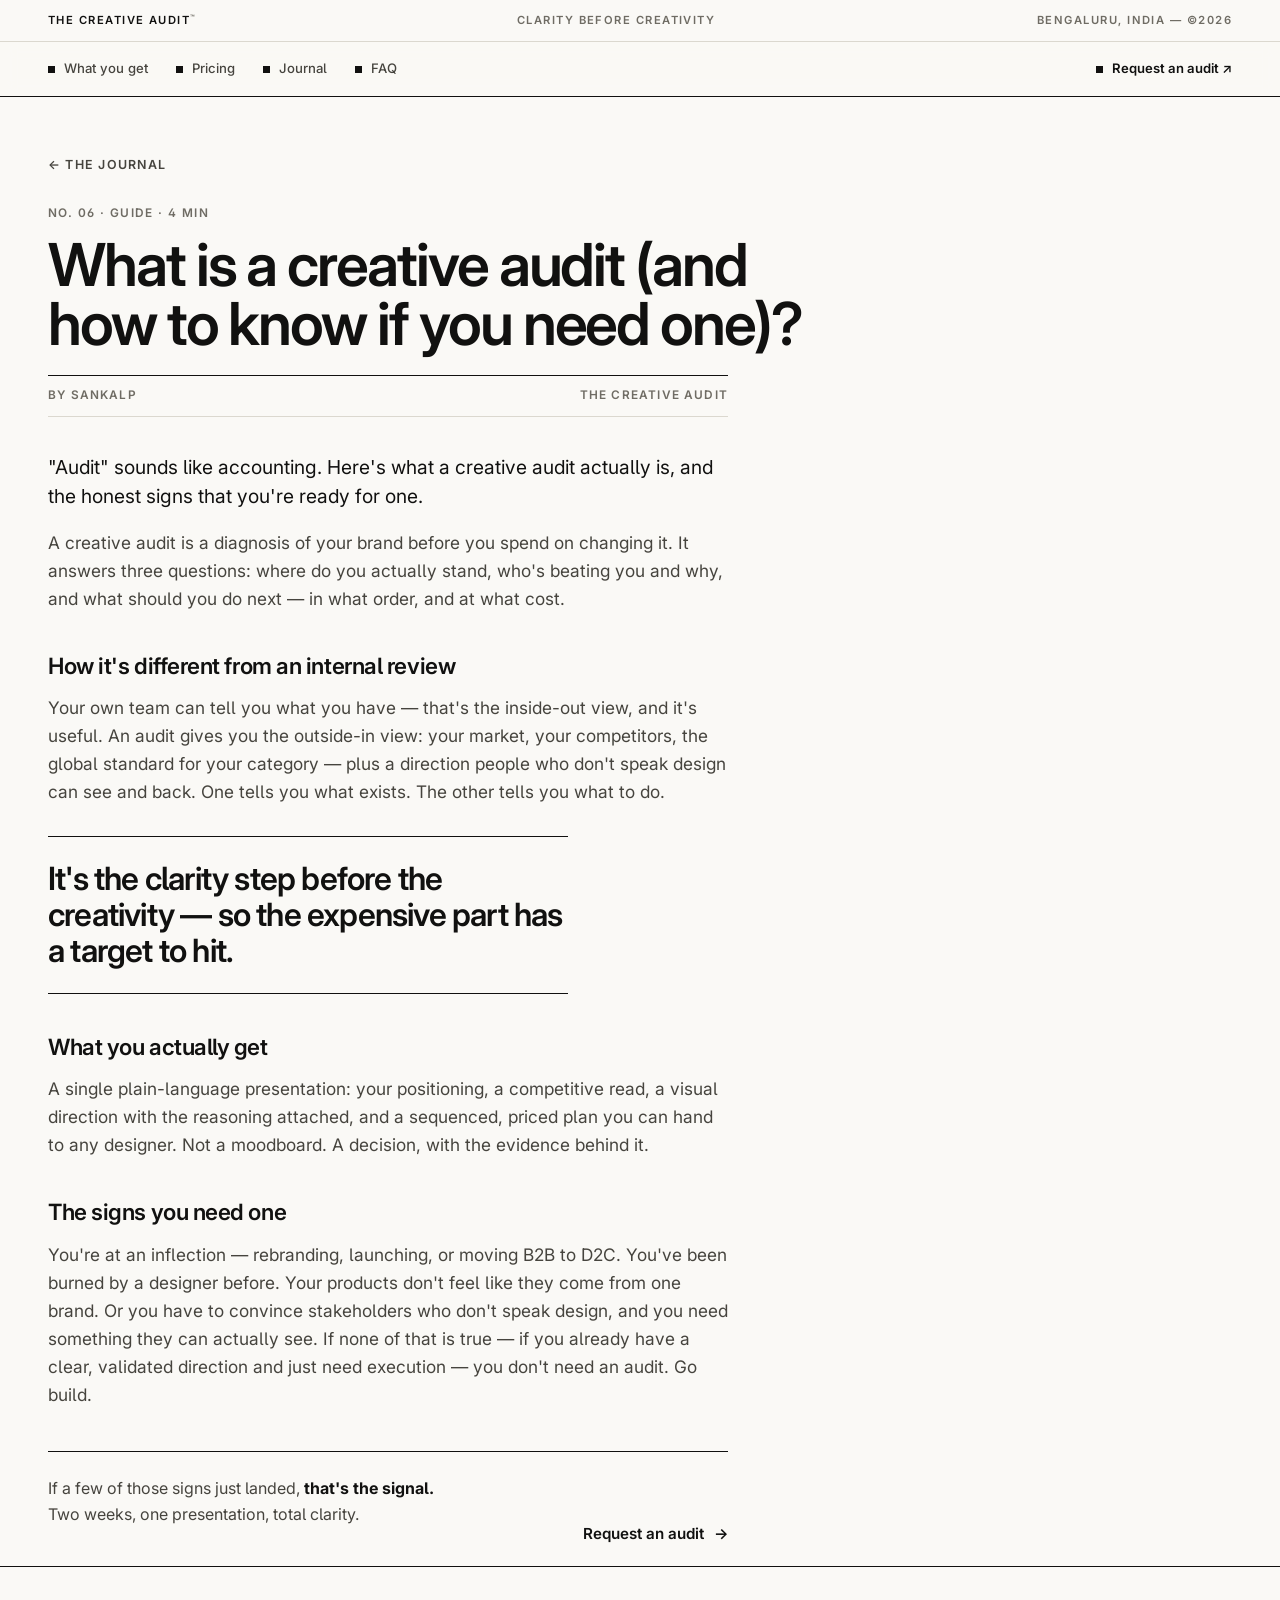
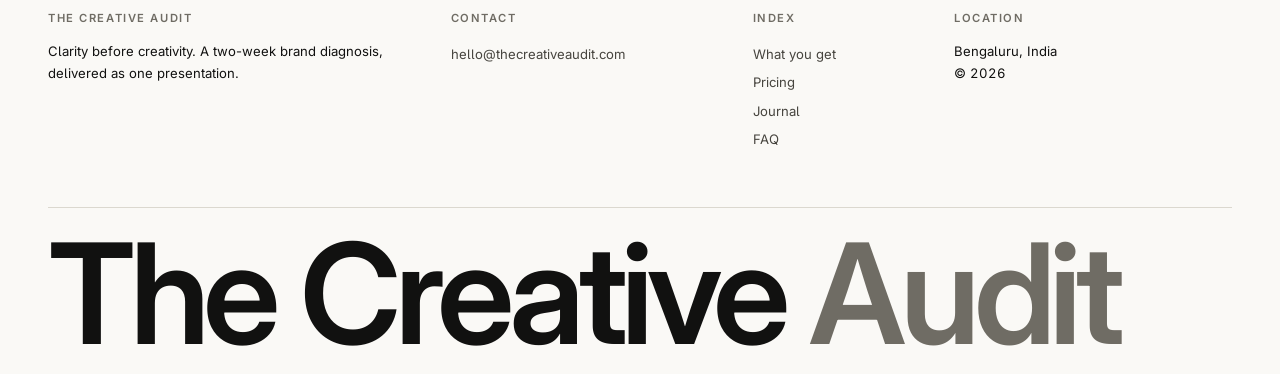
<file: journal/what-is-a-creative-audit.html>
<!doctype html>
<html lang="en">
<head>
<meta charset="utf-8">
<meta name="viewport" content="width=device-width, initial-scale=1">
<link rel="icon" href="../favicon.svg">
<title>What is a creative audit (and do you need one)? — The Creative Audit</title>
<meta name="description" content="A creative audit is a brand diagnosis before you spend on changing it. What it includes, how it differs from an internal review, and the signs you're ready.">
<link rel="canonical" href="https://thecreativeaudit.com/journal/what-is-a-creative-audit.html">
<meta name="theme-color" content="#FAF9F6">
<meta property="og:type" content="article">
<meta property="og:site_name" content="The Creative Audit">
<meta property="og:title" content="What is a creative audit (and how to know if you need one)?">
<meta property="og:description" content="It sounds like accounting. Here's what it actually is, and the signs you're ready.">
<meta property="og:url" content="https://thecreativeaudit.com/journal/what-is-a-creative-audit.html">
<meta name="twitter:card" content="summary">
<script>document.documentElement.classList.add('js')</script>
<link rel="preconnect" href="https://fonts.googleapis.com">
<link rel="preconnect" href="https://fonts.gstatic.com" crossorigin>
<link href="https://fonts.googleapis.com/css2?family=Inter:wght@400;500;600;700&display=swap" rel="stylesheet">
<link rel="stylesheet" href="../styles.css">
</head>
<body>

<div class="wrap">
  <div class="estrip">
    <div class="c"><span><a href="../index.html">The Creative Audit</a><sup>™</sup></span></div>
    <div class="c mid"><span>Clarity before creativity</span></div>
    <div class="c end"><span class="num">Bengaluru, India — ©2026</span></div>
  </div>
</div>
<header class="nav">
  <div class="wrap">
    <nav class="navb">
      <a class="x" href="../index.html#what">What you get</a>
      <a class="x" href="../index.html#decision">Pricing</a>
      <a class="x" href="../journal.html">Journal</a>
      <a class="x" href="../index.html#faq">FAQ</a>
      <a class="req" href="../index.html#apply">Request an audit ↗</a>
    </nav>
  </div>
</header>

<main>
  <article class="post">
    <div class="wrap">
      <a class="backlink" href="../journal.html">&larr; The Journal</a>
      <div class="post-kick">No. 06 · Guide · 4 min</div>
      <h1>What is a creative audit (and how to know if you need one)?</h1>
      <div class="byrule"><span>By Sankalp</span><span>The Creative Audit</span></div>
      <div class="prose">
        <p class="lead">"Audit" sounds like accounting. Here's what a creative audit actually is, and the honest signs that you're ready for one.</p>
        <p>A creative audit is a diagnosis of your brand before you spend on changing it. It answers three questions: where do you actually stand, who's beating you and why, and what should you do next — in what order, and at what cost.</p>
        <h2>How it's different from an internal review</h2>
        <p>Your own team can tell you what you have — that's the inside-out view, and it's useful. An audit gives you the outside-in view: your market, your competitors, the global standard for your category — plus a direction people who don't speak design can see and back. One tells you what exists. The other tells you what to do.</p>
        <div class="pq">It's the clarity step before the creativity — so the expensive part has a target to hit.</div>
        <h2>What you actually get</h2>
        <p>A single plain-language presentation: your positioning, a competitive read, a visual direction with the reasoning attached, and a sequenced, priced plan you can hand to any designer. Not a moodboard. A decision, with the evidence behind it.</p>
        <h2>The signs you need one</h2>
        <p>You're at an inflection — rebranding, launching, or moving B2B to D2C. You've been burned by a designer before. Your products don't feel like they come from one brand. Or you have to convince stakeholders who don't speak design, and you need something they can actually see. If none of that is true — if you already have a clear, validated direction and just need execution — you don't need an audit. Go build.</p>
        <div class="cta-strip"><p>If a few of those signs just landed, <b>that's the signal.</b> Two weeks, one presentation, total clarity.</p><a class="cta" href="../index.html#apply">Request an audit <span class="ar">&rarr;</span></a></div>
      </div>
    </div>
  </article>
</main>

<footer>
  <div class="wrap">
    <div class="fcols">
      <div class="fcol fc1"><p class="fh">The Creative Audit</p>Clarity before creativity. A two-week brand diagnosis, delivered as one presentation.</div>
      <div class="fcol fc2"><p class="fh">Contact</p><a href="mailto:hello@thecreativeaudit.com">hello@thecreativeaudit.com</a></div>
      <div class="fcol fc3"><p class="fh">Index</p><a href="../index.html#what">What you get</a><br><a href="../index.html#decision">Pricing</a><br><a href="../journal.html">Journal</a><br><a href="../index.html#faq">FAQ</a></div>
      <div class="fcol fc4"><p class="fh">Location</p>Bengaluru, India<br><span class="num">© 2026</span></div>
    </div>
    <div class="wordmark tight">The Creative&nbsp;<span class="om">Audit</span></div>
  </div>
</footer>

<script>
(function(){
  var els = document.querySelectorAll('.rv');
  function showAll(){ for (var i=0;i<els.length;i++){ els[i].classList.add('in'); } }
  if (!('IntersectionObserver' in window)) { showAll(); return; }
  try {
    var io = new IntersectionObserver(function(entries){
      entries.forEach(function(e){
        if (e.isIntersecting) { e.target.classList.add('in'); io.unobserve(e.target); }
      });
    }, { threshold: 0.12, rootMargin: '0px 0px -4% 0px' });
    els.forEach(function(el){ io.observe(el); });
  } catch (err) { showAll(); }
})();
</script>
</body>
</html>
</file>
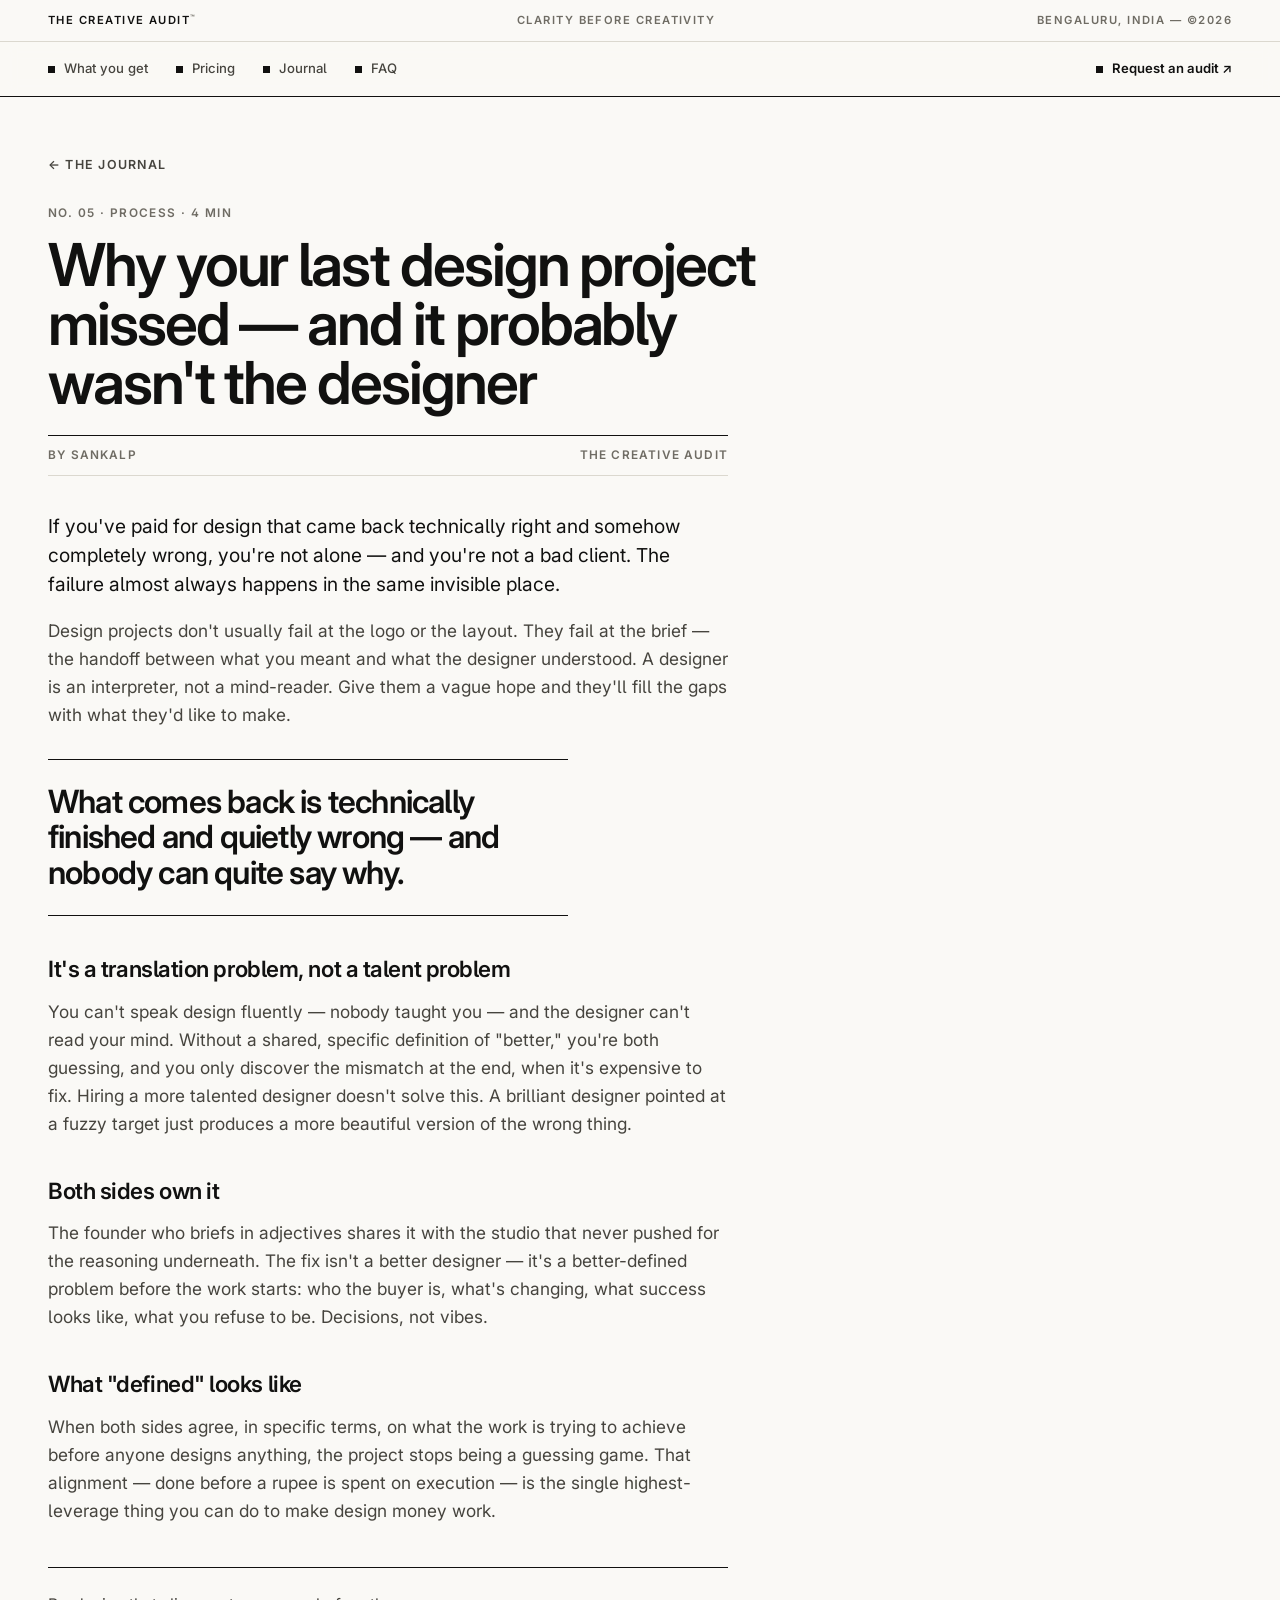
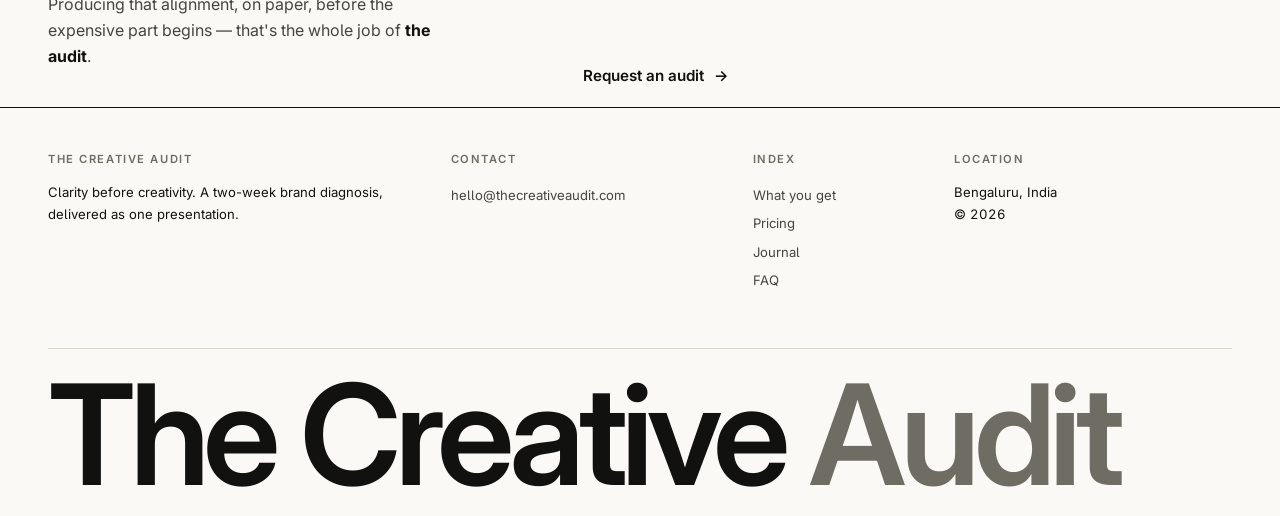
<file: journal/why-your-design-project-missed.html>
<!doctype html>
<html lang="en">
<head>
<meta charset="utf-8">
<meta name="viewport" content="width=device-width, initial-scale=1">
<link rel="icon" href="../favicon.svg">
<title>Why your last design project missed — and it wasn't the designer — The Creative Audit</title>
<meta name="description" content="Design projects fail in one invisible place — the brief. Why it happens, and how to fix it before you spend on execution.">
<link rel="canonical" href="https://thecreativeaudit.com/journal/why-your-design-project-missed.html">
<meta name="theme-color" content="#FAF9F6">
<meta property="og:type" content="article">
<meta property="og:site_name" content="The Creative Audit">
<meta property="og:title" content="Why your last design project missed — and it probably wasn't the designer">
<meta property="og:description" content="The failure almost always happens in the same invisible place. Here's where.">
<meta property="og:url" content="https://thecreativeaudit.com/journal/why-your-design-project-missed.html">
<meta name="twitter:card" content="summary">
<script>document.documentElement.classList.add('js')</script>
<link rel="preconnect" href="https://fonts.googleapis.com">
<link rel="preconnect" href="https://fonts.gstatic.com" crossorigin>
<link href="https://fonts.googleapis.com/css2?family=Inter:wght@400;500;600;700&display=swap" rel="stylesheet">
<link rel="stylesheet" href="../styles.css">
</head>
<body>

<div class="wrap">
  <div class="estrip">
    <div class="c"><span><a href="../index.html">The Creative Audit</a><sup>™</sup></span></div>
    <div class="c mid"><span>Clarity before creativity</span></div>
    <div class="c end"><span class="num">Bengaluru, India — ©2026</span></div>
  </div>
</div>
<header class="nav">
  <div class="wrap">
    <nav class="navb">
      <a class="x" href="../index.html#what">What you get</a>
      <a class="x" href="../index.html#decision">Pricing</a>
      <a class="x" href="../journal.html">Journal</a>
      <a class="x" href="../index.html#faq">FAQ</a>
      <a class="req" href="../index.html#apply">Request an audit ↗</a>
    </nav>
  </div>
</header>

<main>
  <article class="post">
    <div class="wrap">
      <a class="backlink" href="../journal.html">&larr; The Journal</a>
      <div class="post-kick">No. 05 · Process · 4 min</div>
      <h1>Why your last design project missed — and it probably wasn't the designer</h1>
      <div class="byrule"><span>By Sankalp</span><span>The Creative Audit</span></div>
      <div class="prose">
        <p class="lead">If you've paid for design that came back technically right and somehow completely wrong, you're not alone — and you're not a bad client. The failure almost always happens in the same invisible place.</p>
        <p>Design projects don't usually fail at the logo or the layout. They fail at the brief — the handoff between what you meant and what the designer understood. A designer is an interpreter, not a mind-reader. Give them a vague hope and they'll fill the gaps with what they'd like to make.</p>
        <div class="pq">What comes back is technically finished and quietly wrong — and nobody can quite say why.</div>
        <h2>It's a translation problem, not a talent problem</h2>
        <p>You can't speak design fluently — nobody taught you — and the designer can't read your mind. Without a shared, specific definition of "better," you're both guessing, and you only discover the mismatch at the end, when it's expensive to fix. Hiring a more talented designer doesn't solve this. A brilliant designer pointed at a fuzzy target just produces a more beautiful version of the wrong thing.</p>
        <h2>Both sides own it</h2>
        <p>The founder who briefs in adjectives shares it with the studio that never pushed for the reasoning underneath. The fix isn't a better designer — it's a better-defined problem before the work starts: who the buyer is, what's changing, what success looks like, what you refuse to be. Decisions, not vibes.</p>
        <h2>What "defined" looks like</h2>
        <p>When both sides agree, in specific terms, on what the work is trying to achieve before anyone designs anything, the project stops being a guessing game. That alignment — done before a rupee is spent on execution — is the single highest-leverage thing you can do to make design money work.</p>
        <div class="cta-strip"><p>Producing that alignment, on paper, before the expensive part begins — that's the whole job of <b>the audit</b>.</p><a class="cta" href="../index.html#apply">Request an audit <span class="ar">&rarr;</span></a></div>
      </div>
    </div>
  </article>
</main>

<footer>
  <div class="wrap">
    <div class="fcols">
      <div class="fcol fc1"><p class="fh">The Creative Audit</p>Clarity before creativity. A two-week brand diagnosis, delivered as one presentation.</div>
      <div class="fcol fc2"><p class="fh">Contact</p><a href="mailto:hello@thecreativeaudit.com">hello@thecreativeaudit.com</a></div>
      <div class="fcol fc3"><p class="fh">Index</p><a href="../index.html#what">What you get</a><br><a href="../index.html#decision">Pricing</a><br><a href="../journal.html">Journal</a><br><a href="../index.html#faq">FAQ</a></div>
      <div class="fcol fc4"><p class="fh">Location</p>Bengaluru, India<br><span class="num">© 2026</span></div>
    </div>
    <div class="wordmark tight">The Creative&nbsp;<span class="om">Audit</span></div>
  </div>
</footer>

<script>
(function(){
  var els = document.querySelectorAll('.rv');
  function showAll(){ for (var i=0;i<els.length;i++){ els[i].classList.add('in'); } }
  if (!('IntersectionObserver' in window)) { showAll(); return; }
  try {
    var io = new IntersectionObserver(function(entries){
      entries.forEach(function(e){
        if (e.isIntersecting) { e.target.classList.add('in'); io.unobserve(e.target); }
      });
    }, { threshold: 0.12, rootMargin: '0px 0px -4% 0px' });
    els.forEach(function(el){ io.observe(el); });
  } catch (err) { showAll(); }
})();
</script>
</body>
</html>
</file>
<file: styles.css>
:root{
  --paper:#FAF9F6; --ink:#111110; --soft:#46443E; --mut:#6F6C64;
  --line:#DBD8CF; --rule:#111110; --maxw:1320px; --pad:48px;
  /* --mut darkened from #8E8B83 to meet WCAG AA (4.5:1) contrast on --paper; still a muted warm gray */
}
*{box-sizing:border-box;margin:0;padding:0}
html{scroll-behavior:smooth;-webkit-text-size-adjust:100%}
body{font-family:"Inter","Helvetica Neue",Helvetica,Arial,sans-serif;background:var(--paper);color:var(--ink);line-height:1.5;-webkit-font-smoothing:antialiased;text-rendering:optimizeLegibility;font-feature-settings:"cv05" 1,"ss01" 1}
.wrap{max-width:var(--maxw);margin:0 auto;padding:0 var(--pad)}
@media(max-width:680px){:root{--pad:28px}}
a{color:inherit;text-decoration:none}
::selection{background:var(--ink);color:var(--paper)}
.grid{display:grid;grid-template-columns:repeat(12,1fr);gap:24px}
@media(max-width:820px){.grid{gap:16px}}
.num{font-variant-numeric:tabular-nums;font-feature-settings:"tnum" 1}
.tag{font-size:.72rem;font-weight:600;letter-spacing:.14em;text-transform:uppercase;color:var(--mut)}
.tag b{color:var(--ink)}
.tight{letter-spacing:-.02em}

html.js .rv{opacity:0;transform:translateY(14px);transition:opacity .7s cubic-bezier(.2,.7,.2,1),transform .7s cubic-bezier(.2,.7,.2,1)}
html.js .rv.in{opacity:1;transform:none}
.d1{transition-delay:.06s}.d2{transition-delay:.12s}.d3{transition-delay:.18s}.d4{transition-delay:.24s}.d5{transition-delay:.3s}

/* NAV */
header.nav{position:sticky;top:0;z-index:40;background:color-mix(in srgb,var(--paper) 90%,transparent);backdrop-filter:blur(8px);border-top:1px solid var(--line);border-bottom:1px solid var(--rule)}
.nav-in{display:flex;align-items:center;justify-content:space-between;gap:20px;height:60px}
.brand{font-weight:600;font-size:.98rem;letter-spacing:-.02em}
.nav-r{display:flex;align-items:center;gap:30px}
.nav-r a{font-size:.82rem;font-weight:500;color:var(--soft);position:relative;cursor:pointer}
.nav-r a:not(.req)::after{content:"";position:absolute;left:0;bottom:-3px;width:0;height:1px;background:var(--ink);transition:width .25s}
.nav-r a:not(.req):hover::after{width:100%}
.req{font-weight:600;color:var(--ink)}
.req span{border-bottom:1.5px solid var(--ink);padding-bottom:1px}
@media(max-width:680px){.nav-r a.x{display:none}}

/* HERO */
.hero{padding:60px 0 56px}
.hero-top{display:flex;justify-content:space-between;align-items:baseline;gap:16px;padding-bottom:42px}
.hero h1{font-size:clamp(2.7rem,9vw,7.4rem);font-weight:600;letter-spacing:-.04em;line-height:.93}
.hero-meta{margin-top:42px;align-items:end}
.hero-lead{grid-column:1 / span 7;font-size:clamp(1.15rem,2vw,1.5rem);line-height:1.4;letter-spacing:-.01em;color:var(--soft);max-width:30ch}
@media(max-width:820px){.hero-lead{grid-column:1 / -1}}
.hero-side{grid-column:10 / span 3;display:flex;flex-direction:column;gap:18px}
@media(max-width:820px){.hero-side{grid-column:1 / -1;margin-top:30px}}
.price{font-size:2rem;font-weight:600;letter-spacing:-.03em}
.price small{display:block;font-size:.74rem;font-weight:600;letter-spacing:.12em;text-transform:uppercase;color:var(--mut);margin-top:6px}
.cta{display:inline-flex;align-items:center;gap:10px;font-weight:600;font-size:.95rem;width:max-content;cursor:pointer}
.cta .ar{display:inline-block;transition:transform .25s}
.cta:hover .ar{transform:translateX(5px)}
.cta.box{background:var(--ink);color:var(--paper);padding:13px 22px;border-radius:2px}

/* SECTION SHELL */
section{padding:64px 0}
.shead{display:flex;align-items:baseline;gap:18px;padding-bottom:30px}
.shead .sn{font-size:.78rem;font-weight:600;letter-spacing:.06em;color:var(--mut)}
.shead .st{font-size:.78rem;font-weight:600;letter-spacing:.14em;text-transform:uppercase}
.shead .sl{flex:1;border-top:1px solid var(--line);transform:translateY(-3px)}
h2.big{font-size:clamp(1.8rem,4.6vw,3.4rem);font-weight:600;letter-spacing:-.03em;line-height:1.02;max-width:20ch}

/* DELIVERABLES */
.idx{border-top:1px solid var(--rule);margin-top:36px}
.item{display:grid;grid-template-columns:64px 4fr 6fr;gap:24px;padding:24px 0;border-bottom:1px solid var(--line);align-items:start}
.item .in{font-size:1.5rem;font-weight:500;color:var(--mut);letter-spacing:-.02em}
.item h3{font-size:1.18rem;font-weight:600;letter-spacing:-.01em}
.item p{font-size:.98rem;color:var(--soft);line-height:1.5}
@media(max-width:780px){.item{grid-template-columns:44px 1fr;gap:6px 16px}.item p{grid-column:2}}
.flow{margin-top:34px;display:flex;flex-wrap:wrap;gap:10px 0;align-items:center;font-size:.74rem;font-weight:600;letter-spacing:.1em;text-transform:uppercase;color:var(--soft)}
.flow .sep{margin:0 14px;color:var(--mut)}

/* STATEMENT */
.statement{padding:84px 0;border-top:1px solid var(--rule);border-bottom:1px solid var(--rule)}
.statement .q{font-size:clamp(2rem,5.4vw,4rem);font-weight:600;letter-spacing:-.035em;line-height:1.04;max-width:18ch}
.statement .sup{grid-column:7 / span 6;font-size:1.06rem;line-height:1.55;color:var(--soft);align-self:end}
.statement .ql{grid-column:1 / span 6}
@media(max-width:820px){.statement .ql,.statement .sup{grid-column:1 / -1}.statement .sup{margin-top:26px}}

/* DECISION */
.priceblock{display:flex;align-items:flex-end;justify-content:space-between;gap:30px;flex-wrap:wrap;margin-top:8px}
.bigprice{font-size:clamp(3.4rem,11vw,8.2rem);font-weight:600;letter-spacing:-.05em;line-height:.85}
.bigprice .cur{font-size:.42em;font-weight:600;vertical-align:.62em;letter-spacing:0;margin-right:.04em}
.priceblock .cap{font-size:1.05rem;color:var(--soft);max-width:24ch;padding-bottom:10px}
.anchor{margin-top:34px;font-size:1.08rem;line-height:1.55;color:var(--soft);max-width:60ch}
.anchor b{color:var(--ink);font-weight:600}
.fit{margin-top:46px}
.fit .col-y{grid-column:1 / span 6}
.fit .col-n{grid-column:8 / span 5}
@media(max-width:820px){.fit .col-y,.fit .col-n{grid-column:1 / -1}.fit .col-n{margin-top:24px}}
.fit h4{font-size:.74rem;font-weight:600;letter-spacing:.14em;text-transform:uppercase;color:var(--mut);padding-bottom:14px;border-bottom:1px solid var(--rule);margin-bottom:6px}
.fit ul{list-style:none}
.fit li{padding:13px 0;border-bottom:1px solid var(--line);font-size:1rem;color:var(--soft);display:grid;grid-template-columns:26px 1fr;gap:6px}
.fit li .mk{font-weight:600;color:var(--ink)}

/* FAQ */
details{border-bottom:1px solid var(--line)}
details:first-of-type{border-top:1px solid var(--rule)}
summary{list-style:none;cursor:pointer;display:grid;grid-template-columns:64px 1fr 30px;gap:24px;padding:22px 0;align-items:baseline}
summary::-webkit-details-marker{display:none}
summary .qn{font-size:.95rem;color:var(--mut);font-weight:500}
summary .qt{font-size:1.12rem;font-weight:600;letter-spacing:-.01em}
summary .pm{justify-self:end;font-size:1.2rem;color:var(--mut);transition:transform .25s}
details[open] summary .pm{transform:rotate(45deg)}
details .ans{padding:0 0 24px 88px;font-size:1rem;color:var(--soft);line-height:1.55;max-width:64ch}
@media(max-width:780px){summary{grid-template-columns:1fr 24px}summary .qn{display:none}details .ans{padding-left:0}}

/* READING (landing teaser) + JOURNAL index rows */
.jrow{display:grid;grid-template-columns:76px 1fr auto;gap:30px;align-items:start;padding:34px 0;border-bottom:1px solid var(--line);cursor:pointer}
.jrow:first-of-type{border-top:1px solid var(--rule)}
.jrow .jn{font-size:1rem;font-weight:500;letter-spacing:-.01em;color:var(--mut);padding-top:5px}
.jrow .jt{display:block;font-size:clamp(1.3rem,2.5vw,1.8rem);font-weight:600;letter-spacing:-.025em;line-height:1.14;max-width:28ch;transition:color .2s}
.jrow:hover .jt{color:var(--soft)}
.jrow .jd{display:block;font-size:.96rem;color:var(--soft);margin-top:16px;line-height:1.5;max-width:52ch}
.jrow .jc{display:inline-block;margin-top:22px;font-size:.66rem;font-weight:600;letter-spacing:.16em;text-transform:uppercase;color:var(--soft);border:1px solid var(--line);border-radius:2px;padding:7px 13px}
.jrow .go{font-size:.8rem;font-weight:600;letter-spacing:.1em;text-transform:uppercase;white-space:nowrap;color:var(--mut);padding-top:7px;transition:color .2s}
.jrow:hover .go{color:var(--ink)}
@media(max-width:680px){.jrow{grid-template-columns:1fr;gap:0;padding:30px 0}.jrow .jn,.jrow .go{display:none}}
.allwriting{margin-top:30px;display:inline-flex;align-items:center;gap:9px;font-weight:600;font-size:.92rem;cursor:pointer}
.allwriting .ar{transition:transform .25s}.allwriting:hover .ar{transform:translateX(5px)}

/* CTA */
.endcta{padding:90px 0 70px}
.endcta h2{font-size:clamp(2.2rem,6vw,4.6rem);font-weight:600;letter-spacing:-.04em;line-height:.98}
.endcta .sub{grid-column:1 / span 6;font-size:1.08rem;color:var(--soft);line-height:1.55;margin-top:30px}
.endcta .act{grid-column:8 / span 5;margin-top:30px;display:flex;flex-direction:column;gap:14px;align-items:flex-start}
@media(max-width:820px){.endcta .sub,.endcta .act{grid-column:1 / -1}}
.email{font-size:clamp(1.3rem,3vw,2rem);font-weight:600;letter-spacing:-.025em;border-bottom:2px solid var(--ink);padding-bottom:3px}
.endcta .fine{font-size:.74rem;font-weight:600;letter-spacing:.1em;text-transform:uppercase;color:var(--mut)}

/* FOOTER (fixed columns) */
footer{border-top:1px solid var(--rule);padding-top:42px}
footer .wrap{container-type:inline-size}
.fcols{display:grid;grid-template-columns:repeat(12,1fr);gap:24px;padding-bottom:54px}
.fcol{font-size:.82rem;line-height:1.7}
.fcol .fh{font-size:.7rem;font-weight:600;letter-spacing:.14em;text-transform:uppercase;color:var(--mut);margin-bottom:12px}
.fcol a{color:var(--soft);cursor:pointer;overflow-wrap:anywhere;display:inline-block;padding:3px 0}
.fcol a:hover{color:var(--ink)}
.fc1{grid-column:1 / span 4}.fc2{grid-column:5 / span 3}.fc3{grid-column:8 / span 2}.fc4{grid-column:10 / span 3}
@media(max-width:680px){.fc1,.fc2,.fc3,.fc4{grid-column:span 6}}
/* Sized in cqw so the full wordmark fits the footer content width edge-to-edge at any width (no clipping). clamp() is the fallback for browsers without container-query units. */
.wordmark{font-weight:600;letter-spacing:-.045em;line-height:.86;white-space:nowrap;border-top:1px solid var(--line);padding:26px 0 20px;overflow:hidden;font-size:clamp(2.1rem,11vw,9rem);font-size:11.8cqw}
.wordmark .om{color:var(--mut)}

/* ARTICLE / JOURNAL views */
.view[hidden]{display:none}
.post{padding:54px 0 20px}
.backlink{font-size:.78rem;font-weight:600;letter-spacing:.1em;text-transform:uppercase;color:var(--soft);cursor:pointer;display:inline-flex;gap:8px;align-items:center}
.backlink:hover{color:var(--ink)}
.post-kick{margin:30px 0 12px;font-size:.74rem;font-weight:600;letter-spacing:.12em;text-transform:uppercase;color:var(--mut)}
.post h1{font-size:clamp(2.1rem,5.6vw,3.7rem);font-weight:600;letter-spacing:-.035em;line-height:1.0;max-width:20ch}
.byrule{display:flex;justify-content:space-between;gap:12px;border-top:1px solid var(--rule);border-bottom:1px solid var(--line);padding:11px 0;font-size:.74rem;font-weight:600;letter-spacing:.1em;text-transform:uppercase;color:var(--mut);margin:22px 0 0;max-width:680px}
.prose{max-width:680px;margin-top:36px}
.prose p{font-size:1.08rem;line-height:1.62;color:var(--soft);margin-bottom:18px}
.prose p.lead{font-size:1.2rem;color:var(--ink);line-height:1.5}
.prose strong{color:var(--ink);font-weight:600}
.prose h2{font-size:1.4rem;font-weight:600;letter-spacing:-.02em;color:var(--ink);margin:36px 0 12px}
.prose ol{margin:0 0 18px 22px}.prose li{margin-bottom:8px;font-size:1.04rem;color:var(--soft)}
.pq{border-top:1px solid var(--rule);border-bottom:1px solid var(--rule);padding:24px 0;margin:30px 0;font-size:clamp(1.4rem,3vw,2rem);font-weight:600;letter-spacing:-.025em;line-height:1.12;color:var(--ink);max-width:26ch}
.cta-strip{max-width:680px;margin-top:42px;border-top:1px solid var(--rule);padding-top:24px;display:flex;justify-content:space-between;gap:20px;align-items:flex-end;flex-wrap:wrap}
.cta-strip p{font-size:1rem;color:var(--soft);max-width:42ch}
.cta-strip p b{color:var(--ink)}
.next-reads{max-width:680px;margin-top:40px}

/* ============ EDITORIAL LAYER ============ */
/* corner-metadata masthead strip */
.estrip{display:flex;justify-content:space-between;gap:18px;padding:13px 0;font-size:.7rem;font-weight:600;letter-spacing:.13em;text-transform:uppercase;color:var(--mut)}
.estrip .c{display:flex;flex-direction:column;gap:3px;line-height:1.35}
.estrip .c.mid{align-items:center;text-align:center}
.estrip .c.end{align-items:flex-end;text-align:right}
.estrip b{color:var(--ink)}
.estrip a{color:var(--ink)}
.estrip a:hover{color:var(--soft)}
.estrip sup{font-size:.66em;vertical-align:.55em;letter-spacing:0}
@media(max-width:680px){.estrip .c.mid{display:none}}
/* bullet nav (sticky bar) */
.navb{display:flex;align-items:center;gap:28px;flex-wrap:wrap;min-height:54px}
.navb a{display:inline-flex;align-items:center;gap:9px;font-size:.82rem;font-weight:500;color:var(--soft);cursor:pointer}
.navb a::before{content:"";width:7px;height:7px;background:var(--ink);flex:none}
.navb a:not(.req):hover{color:var(--ink)}
.navb a.req{color:var(--ink);font-weight:600;margin-left:auto}
@media(max-width:680px){.navb a.x{display:none}.navb{gap:20px}}
/* two-tone display type */
.g{color:var(--mut)}
/* diagnosis marks — minimal line illustration */
.lens{width:80px;height:80px;color:var(--ink);flex:none}
.xmark{width:30px;height:30px;color:var(--mut);flex:none}
@media(max-width:680px){.lens{width:62px;height:62px}}
/* indexed section header */
.ehead{display:grid;grid-template-columns:auto 1fr;gap:22px;align-items:end;border-top:1px solid var(--rule);padding-top:16px;margin-bottom:30px}
.ehead .bignum{font-size:clamp(1.6rem,3.2vw,2.4rem);font-weight:600;letter-spacing:-.04em;line-height:.85;color:var(--ink)}
.ehead .lab{font-size:.8rem;font-weight:600;letter-spacing:.14em;text-transform:uppercase;padding-bottom:8px}
.ehead .lab small{display:block;color:var(--mut);font-weight:500;letter-spacing:.05em;margin-top:8px;text-transform:none;font-size:.94rem;line-height:1.45}
@media(max-width:680px){.ehead{grid-template-columns:auto 1fr;gap:18px}.ehead .xmark{display:none}}

@media(prefers-reduced-motion:reduce){*{transition:none!important;animation:none!important}html.js .rv{opacity:1;transform:none}}
</file>
